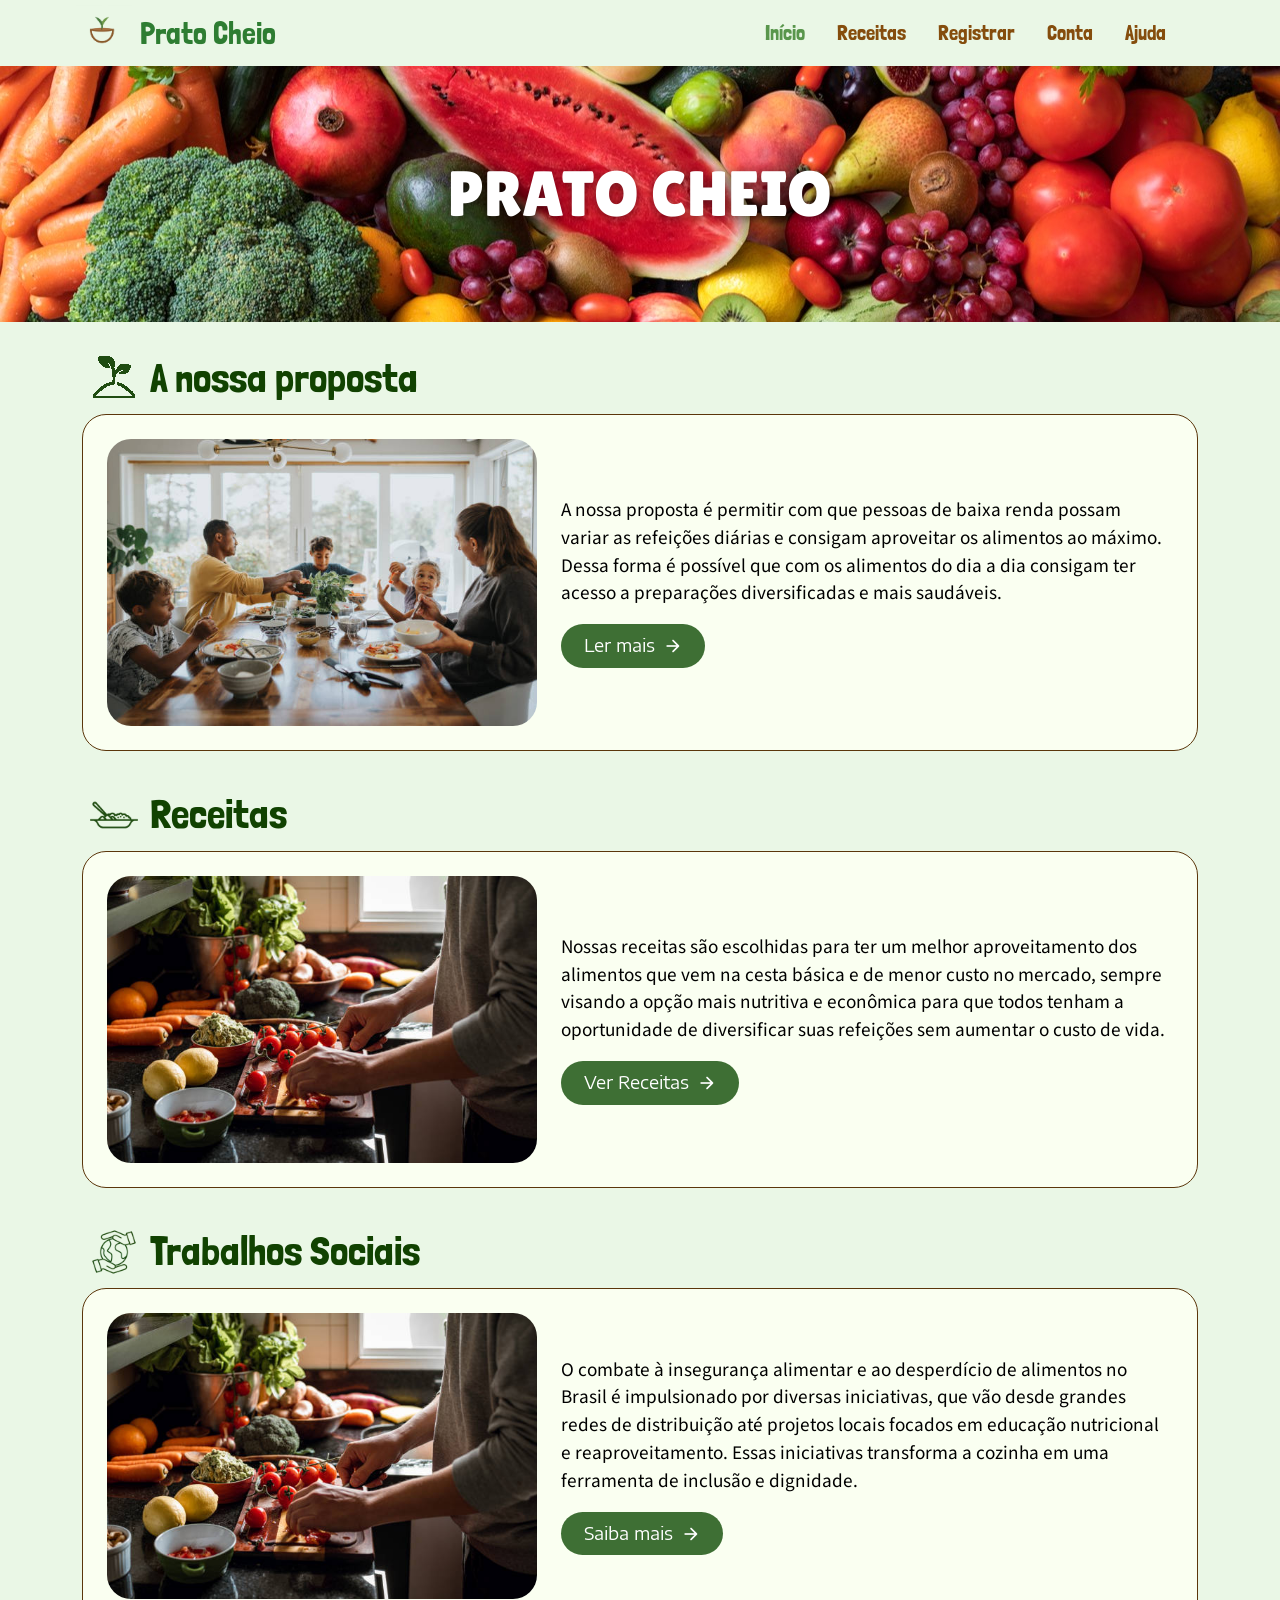
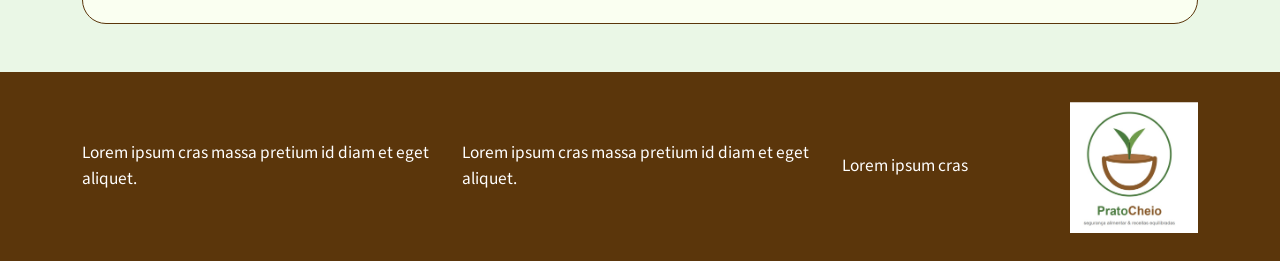
<file: index.html>
<!DOCTYPE html>
<html lang="pt-BR">
<head>
  <meta charset="UTF-8">
  <meta name="viewport" content="width=device-width, initial-scale=1">
  <title>Prato Cheio - Início</title>
  <link rel="icon" href="./Inicio/images/v123_76.png" type="image/png">

  <!-- Bootstrap 5 -->
  <link href="https://cdn.jsdelivr.net/npm/bootstrap@5.3.3/dist/css/bootstrap.min.css" rel="stylesheet">

  <!-- Fontes do projeto -->
  <link href="https://fonts.googleapis.com/css?family=Mada&display=swap" rel="stylesheet">
  <link href="https://fonts.googleapis.com/css?family=Londrina+Solid&display=swap" rel="stylesheet">
  <link href="https://fonts.googleapis.com/css?family=Encode+Sans+Expanded&display=swap" rel="stylesheet">
  <link href="https://fonts.googleapis.com/css?family=Lilita+One&display=swap" rel="stylesheet">
  <link href="https://fonts.googleapis.com/css?family=Material+Icons+Round&display=swap" rel="stylesheet">

  <!-- Estilos do projeto (carregado depois do Bootstrap para poder ajustar as cores e fontes) -->
  <link href="./css/main.css" rel="stylesheet">
</head>
<body>

  <!-- ===================== MENU ===================== -->
  <header>
    <nav class="navbar navbar-expand-xl pc-navbar">
      <div class="container">

        <a class="navbar-brand d-flex align-items-center gap-2" href="../index.html">
          <img src="./images/v123_76.png" alt="" width="64" height="64">
          <span class="pc-brand-text">Prato Cheio</span>
        </a>

        <button class="navbar-toggler" type="button" data-bs-toggle="collapse"
                data-bs-target="#menuPrincipal" aria-controls="menuPrincipal"
                aria-expanded="false" aria-label="Abrir menu">
          <span class="navbar-toggler-icon"></span>
        </button>

        <div class="collapse navbar-collapse" id="menuPrincipal">
          <ul class="navbar-nav ms-xl-auto me-xl-4 mb-3 mb-xl-0 gap-xl-3">
            <li class="nav-item">
              <a class="nav-link active" aria-current="page" href="../index.html">Início</a>
            </li>

            <!-- Receitas com submenu -->
            <li class="nav-item dropdown">
              <a class="nav-link" href="../tempo_preparo/tempo_de_preparo.html">Receitas</a>
            </li>

            <li class="nav-item"><a class="nav-link" href="registrar.html">Registrar</a></li>
            <li class="nav-item"><a class="nav-link" href="conta.html">Conta</a></li>
            <li class="nav-item"><a class="nav-link" href="ajuda.html">Ajuda</a></li>
          </ul>
        </div>

      </div>
    </nav>
  </header>

  <main>

    <!-- ===================== BANNER ===================== -->
    <section class="pc-hero" aria-label="Banner">
      <img src="./images/v123_47.png" alt="Frutas, legumes e verduras variados" class="pc-hero-img">
      <h1 class="pc-hero-title">PRATO CHEIO</h1>
    </section>

    <div class="container pc-sections">

      <!-- ===================== A NOSSA PROPOSTA ===================== -->
      <section class="pc-section" aria-labelledby="titulo-proposta">
        <div class="pc-section-head">
          <img src="./images/v123_84.png" alt="" width="64" height="64">
          <h2 id="titulo-proposta">A nossa proposta</h2>
        </div>

        <article class="pc-card">
          <div class="row g-4 align-items-center">
            <div class="col-md-5">
              <img src="./images/v123_48.png" alt="Família reunida à mesa durante uma refeição"
                   class="pc-card-img" loading="lazy">
            </div>
            <div class="col-md-7">
              <p class="pc-card-text">A nossa proposta é permitir com que pessoas de baixa renda possam variar as refeições diárias e consigam aproveitar os alimentos ao máximo. Dessa forma é possível que com os alimentos do dia a dia consigam ter acesso a preparações diversificadas e mais saudáveis.</p>
              <a href="proposta.html" class="btn pc-btn">
                Ler mais <span class="material-icons-round" aria-hidden="true">arrow_forward</span>
              </a>
            </div>
          </div>
        </article>
      </section>

      <!-- ===================== RECEITAS ===================== -->
      <section class="pc-section" aria-labelledby="titulo-receitas">
        <div class="pc-section-head">
          <img src="./images/v123_83.png" alt="" width="64" height="64">
          <h2 id="titulo-receitas">Receitas</h2>
        </div>

        <article class="pc-card">
          <div class="row g-4 align-items-center">
            <div class="col-md-5">
              <img src="./images/v123_52.png" alt="Pessoa preparando legumes na cozinha"
                   class="pc-card-img" loading="lazy">
            </div>
            <div class="col-md-7">
              <p class="pc-card-text">Nossas receitas são escolhidas para ter um melhor aproveitamento dos alimentos que vem na cesta básica e de menor custo no mercado, sempre visando a opção mais nutritiva e econômica para que todos tenham a oportunidade de diversificar suas refeições sem aumentar o custo de vida.</p>
              <a href="receitas.html" class="btn pc-btn">
                Ver Receitas <span class="material-icons-round" aria-hidden="true">arrow_forward</span>
              </a>
            </div>
          </div>
        </article>
      </section>

      <!-- ===================== TRABALHOS SOCIAIS ===================== -->
      <section class="pc-section" aria-labelledby="titulo-social">
        <div class="pc-section-head">
          <img src="./images/v177_898.png" alt="" width="64" height="64">
          <h2 id="titulo-social">Trabalhos Sociais</h2>
        </div>

        <article class="pc-card">
          <div class="row g-4 align-items-center">
            <div class="col-md-5">
              <img src="./images/v174_888.png" alt="Pessoa preparando legumes na cozinha"
                   class="pc-card-img" loading="lazy">
            </div>
            <div class="col-md-7">
              <p class="pc-card-text">O combate à insegurança alimentar e ao desperdício de alimentos no Brasil é impulsionado por diversas iniciativas, que vão desde grandes redes de distribuição até projetos locais focados em educação nutricional e reaproveitamento. Essas iniciativas transforma a cozinha em uma ferramenta de inclusão e dignidade.</p>
              <a href="trabalhos-sociais.html" class="btn pc-btn">
                Saiba mais <span class="material-icons-round" aria-hidden="true">arrow_forward</span>
              </a>
            </div>
          </div>
        </article>
      </section>

    </div>
  </main>

  <!-- ===================== RODAPÉ ===================== -->
  <footer class="pc-footer">
    <div class="container">
      <div class="row g-4 align-items-center">
        <div class="col-md-4">
          <p class="mb-0">Lorem ipsum cras massa pretium id diam et eget aliquet.</p>
        </div>
        <div class="col-md-4">
          <p class="mb-0">Lorem ipsum cras massa pretium id diam et eget aliquet.</p>
        </div>
        <div class="col-6 col-md-2">
          <p class="mb-0">Lorem ipsum cras</p>
        </div>
        <div class="col-6 col-md-2 text-end">
          <a href="../index.html" aria-label="Prato Cheio - voltar ao início">
            <img src="./images/v123_65.png" alt="Logotipo Prato Cheio: segurança alimentar e receitas equilibradas"
                 class="pc-footer-logo" loading="lazy">
          </a>
        </div>
      </div>
    </div>
  </footer>

  <script src="https://cdn.jsdelivr.net/npm/bootstrap@5.3.3/dist/js/bootstrap.bundle.min.js"></script>
</body>
</html>
</file>
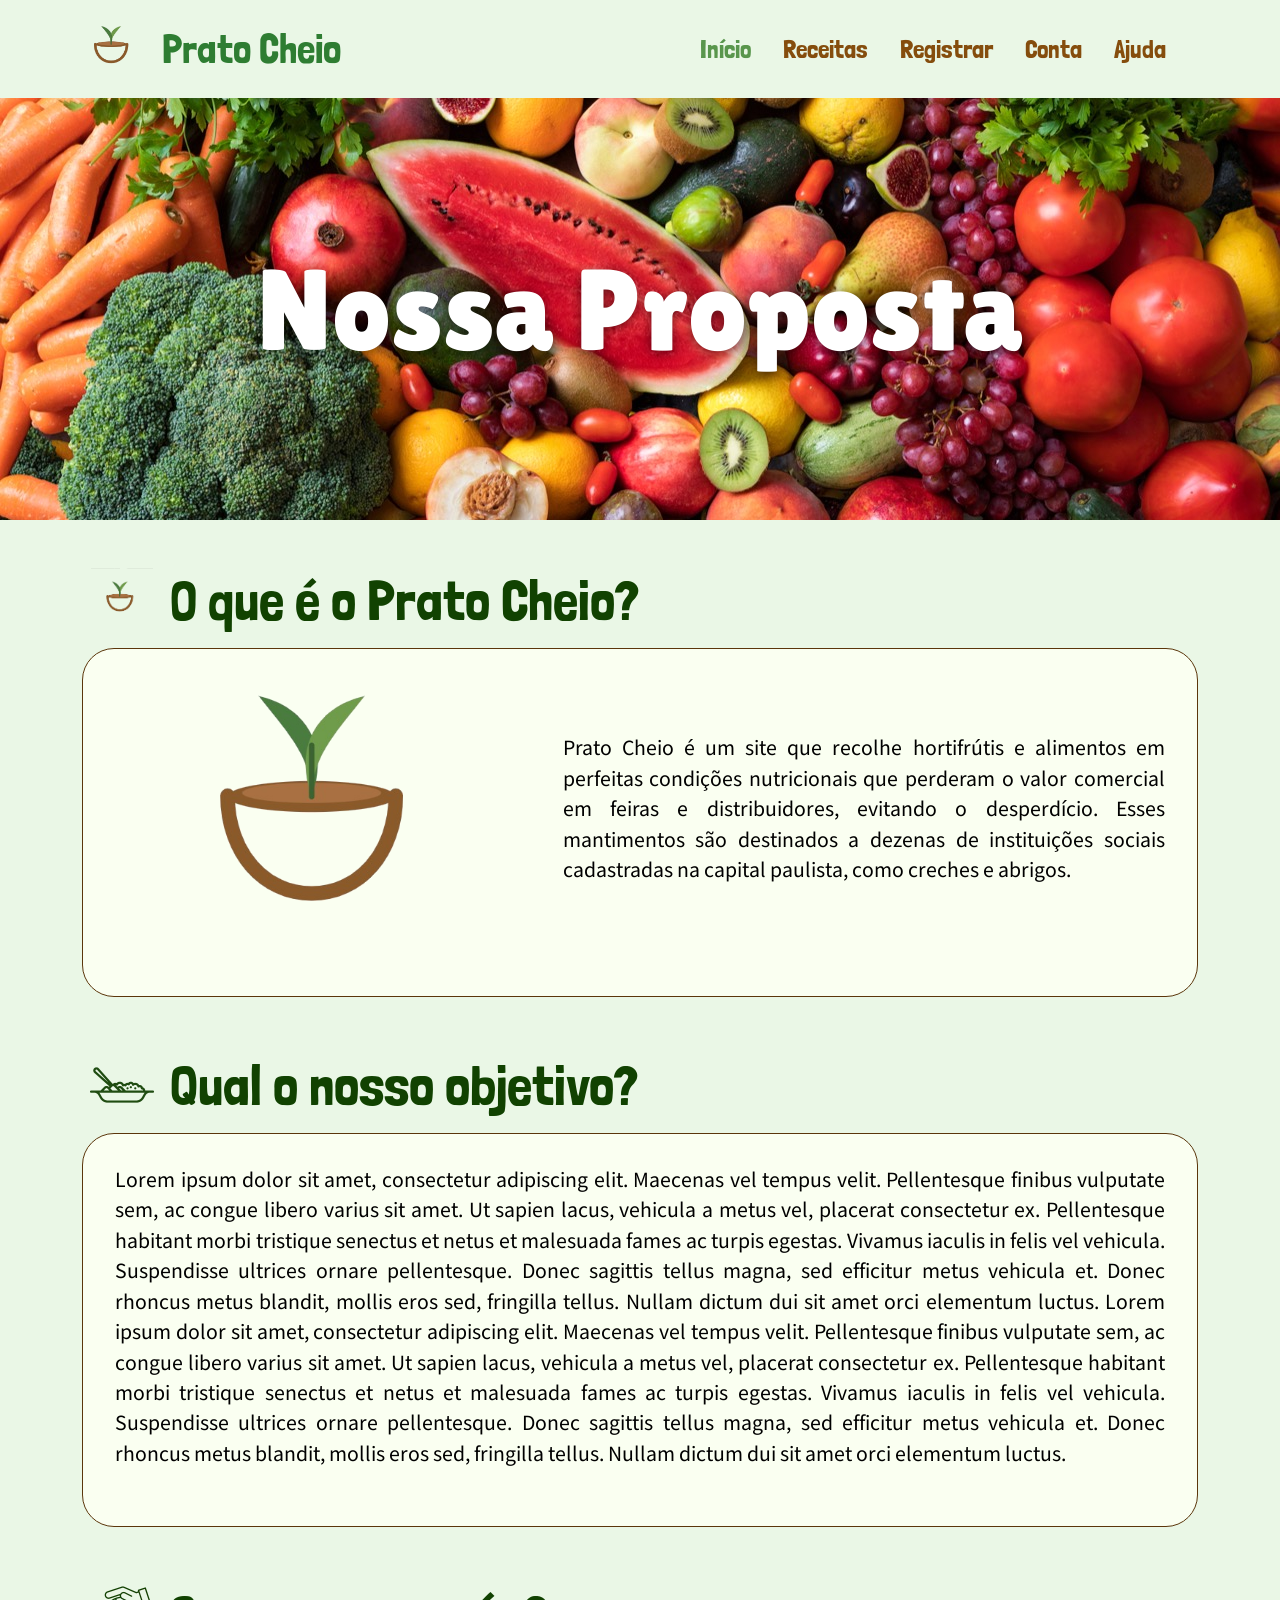
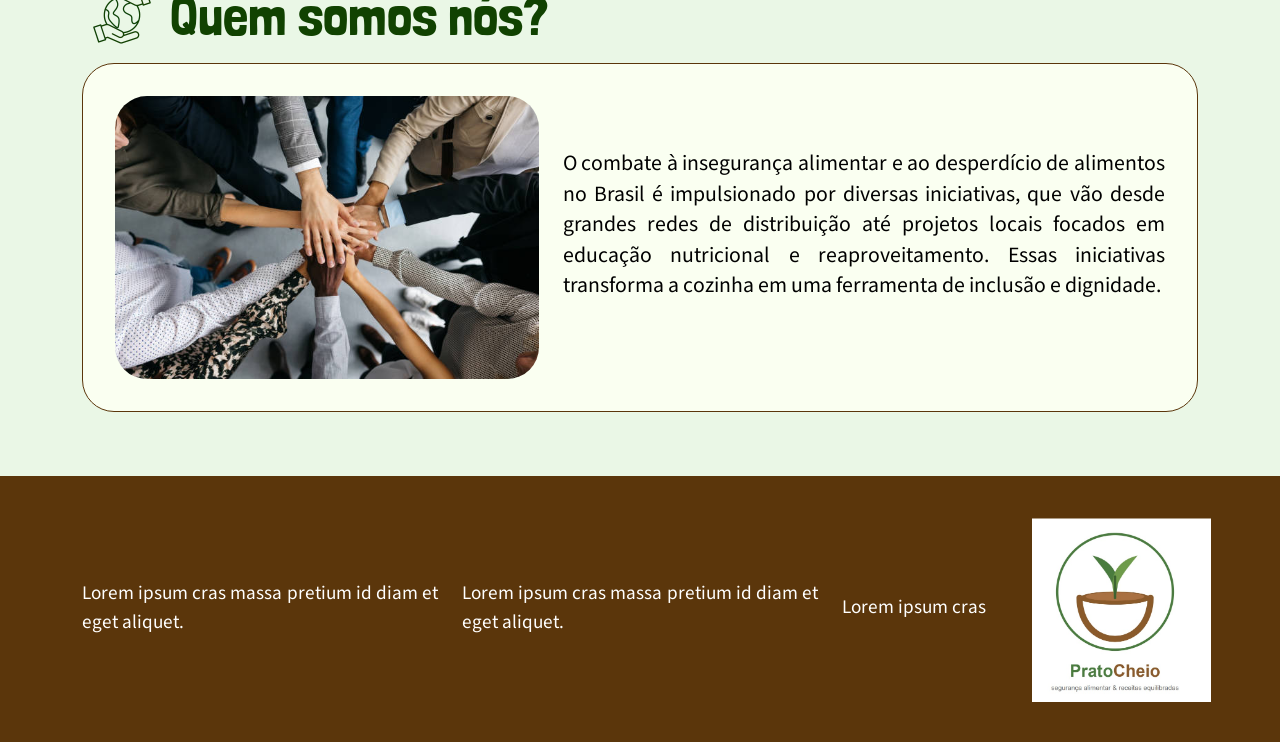
<file: proposta.html>
<!DOCTYPE html>
<html>
    <head>
        <meta charset="UTF-8">
        <meta name="viewport" content="width=devicee-width, initial-scale=1">
        <title>Prato Cheio - Nossas Propostas</title>
        <link rel="icon" href="./images/v123_76" type="image/png">
        <!-- Bootstrap 5 -->
         <link href="https://cdn.jsdelivr.net/npm/bootstrap@5.3.3/dist/css/bootstrap.min.css" rel="stylesheet">
         <!-- Estilos do projeto -->
          <link href="https://fonts.googleapis.com/css?family=Mada&display=swap" rel="stylesheet">
          <link href="https://fonts.googleapis.com/css?family=Londrina+Solid&display=swap" rel="stylesheet">
          <link href="https://fonts.googleapis.com/css?family=Encode+Sans+Expanded&display=swap" rel="stylesheet">
          <link href="https://fonts.googleapis.com/css?family=Lilita+One&display=swap" rel="stylesheet">
          <link href="https://fonts.googleapis.com/css?family=Material+Icons+Round&display=swap" rel="stylesheet">
         <!-- Estilos do projeto (carregado depois do Bootstrap para poder ajustar as cores e fontes) -->
        <link href="./css/propostas.css" rel="stylesheet" />
    </head>
    <body>
        <!-- ====================== MENU =========================== -->
        <header>
    <nav class="navbar navbar-expand-xl pc-navbar">
      <div class="container">

        <a class="navbar-brand d-flex align-items-center gap-2" href="./index.html">
          <img src="./images/v123_76.png" alt="" width="64" height="64">
          <span class="pc-brand-text">Prato Cheio</span>
        </a>

        <button class="navbar-toggler" type="button" data-bs-toggle="collapse"
                data-bs-target="#menuPrincipal" aria-controls="menuPrincipal"
                aria-expanded="false" aria-label="Abrir menu">
          <span class="navbar-toggler-icon"></span>
        </button>

        <div class="collapse navbar-collapse" id="menuPrincipal">
          <ul class="navbar-nav ms-xl-auto me-xl-4 mb-3 mb-xl-0 gap-xl-3">
            <li class="nav-item">
              <a class="nav-link active" aria-current="page" href="../index.html">Início</a>
            </li>

            <!-- Receitas com submenu -->
            <li class="nav-item dropdown">
              <a class="nav-link" href="../tempo_preparo/tempo_de_preparo.html">Receitas</a>
            </li>

            <li class="nav-item"><a class="nav-link" href="registrar.html">Registrar</a></li>
            <li class="nav-item"><a class="nav-link" href="conta.html">Conta</a></li>
            <li class="nav-item"><a class="nav-link" href="ajuda.html">Ajuda</a></li>
          </ul>
        </div>

      </div>
    </nav>
<main>

    <!-- ===================== BANNER ===================== -->
    <section class="pc-hero" aria-label="Banner">
      <img src="./images/v123_47.png" alt="Frutas, legumes e verduras variados" class="pc-hero-img">
      <h1 class="pc-hero-title">Nossa Proposta</h1>
    </section>

    <div class="container pc-sections">

      <!-- ===================== O QUE É O PRATO CHEIO? ===================== -->
      <section class="pc-section" aria-labelledby="titulo-proposta">
        <div class="pc-section-head">
          <img src="./images/v123_76.png" alt="" width="64" height="64">
          <h2 id="titulo-proposta">O que é o Prato Cheio?</h2>
        </div>

        <article class="pc-card">
          <div class="row g-4 align-items-center">
            <div class="col-md-5">
              <img src="./images/v123_76.png" alt="Família reunida à mesa durante uma refeição"
                   class="pc-card-img" loading="lazy">
            </div>
            <div class="col-md-7">
              <p class="pc-card-text">Prato Cheio é um site que recolhe hortifrútis e alimentos em perfeitas condições nutricionais que perderam o valor comercial em feiras e distribuidores, evitando o desperdício. Esses mantimentos são destinados a dezenas de instituições sociais cadastradas na capital paulista, como creches e abrigos.</p>
            </div>
          </div>
        </article>
      </section>

      <!-- ===================== Qual o nosso objetivo? ===================== -->
      <section class="pc-section" aria-labelledby="titulo-receitas">
        <div class="pc-section-head">
          <img src="./images/v123_83.png" alt="" width="64" height="64">
          <h2 id="titulo-receitas">Qual o nosso objetivo?</h2>
        </div>

        <article class="pc-card">
          <div class="row g-4 align-items-center">
            
            <div class="col-md-19">
              <p class="pc-card-text">Lorem ipsum dolor sit amet, consectetur adipiscing elit. Maecenas vel tempus velit. Pellentesque finibus vulputate sem, ac congue libero varius sit amet. Ut sapien lacus, vehicula a metus vel, placerat consectetur ex. Pellentesque habitant morbi tristique senectus et netus et malesuada fames ac turpis egestas. Vivamus iaculis in felis vel vehicula. Suspendisse ultrices ornare pellentesque. Donec sagittis tellus magna, sed efficitur metus vehicula et. Donec rhoncus metus blandit, mollis eros sed, fringilla tellus. Nullam dictum dui sit amet orci elementum luctus. Lorem ipsum dolor sit amet, consectetur adipiscing elit. Maecenas vel tempus velit. Pellentesque finibus vulputate sem, ac congue libero varius sit amet. Ut sapien lacus, vehicula a metus vel, placerat consectetur ex. Pellentesque habitant morbi tristique senectus et netus et malesuada fames ac turpis egestas. Vivamus iaculis in felis vel vehicula. Suspendisse ultrices ornare pellentesque. Donec sagittis tellus magna, sed efficitur metus vehicula et. Donec rhoncus metus blandit, mollis eros sed, fringilla tellus. Nullam dictum dui sit amet orci elementum luctus.</p>
             
            </div>
          </div>
        </article>
      </section>

      <!-- ===================== Quem somos nós? ===================== -->
      <section class="pc-section" aria-labelledby="titulo-social">
        <div class="pc-section-head">
          <img src="./images/v177_898.png" alt="" width="64" height="64">
          <h2 id="titulo-social">Quem somos nós?</h2>
        </div>

        <article class="pc-card">
          <div class="row g-4 align-items-center">
            <div class="col-md-5">
              <img src="./images/v184_2.png" alt="Pessoas fazendo gesto de comemoração"
                   class="pc-card-img" loading="lazy">
            </div>
            <div class="col-md-7">
              <p class="pc-card-text">O combate à insegurança alimentar e ao desperdício de alimentos no Brasil é impulsionado por diversas iniciativas, que vão desde grandes redes de distribuição até projetos locais focados em educação nutricional e reaproveitamento. Essas iniciativas transforma a cozinha em uma ferramenta de inclusão e dignidade.</p>
              
            </div>
          </div>
        </article>
      </section>

    </div>
  </main>

  <!-- ===================== RODAPÉ ===================== -->
  <footer class="pc-footer">
    <div class="container">
      <div class="row g-4 align-items-center">
        <div class="col-md-4">
          <p class="mb-0">Lorem ipsum cras massa pretium id diam et eget aliquet.</p>
        </div>
        <div class="col-md-4">
          <p class="mb-0">Lorem ipsum cras massa pretium id diam et eget aliquet.</p>
        </div>
        <div class="col-6 col-md-2">
          <p class="mb-0">Lorem ipsum cras</p>
        </div>
        <div class="col-6 col-md-2 text-end">
          <a href="../index.html" aria-label="Prato Cheio - voltar ao início">
            <img src="./images/v123_65.png" alt="Logotipo Prato Cheio: segurança alimentar e receitas equilibradas"
                 class="pc-footer-logo" loading="lazy">
          </a>
        </div>
      </div>
    </div>
  </footer>

  <script src="https://cdn.jsdelivr.net/npm/bootstrap@5.3.3/dist/js/bootstrap.bundle.min.js"></script>
</body>
</html>
</file>
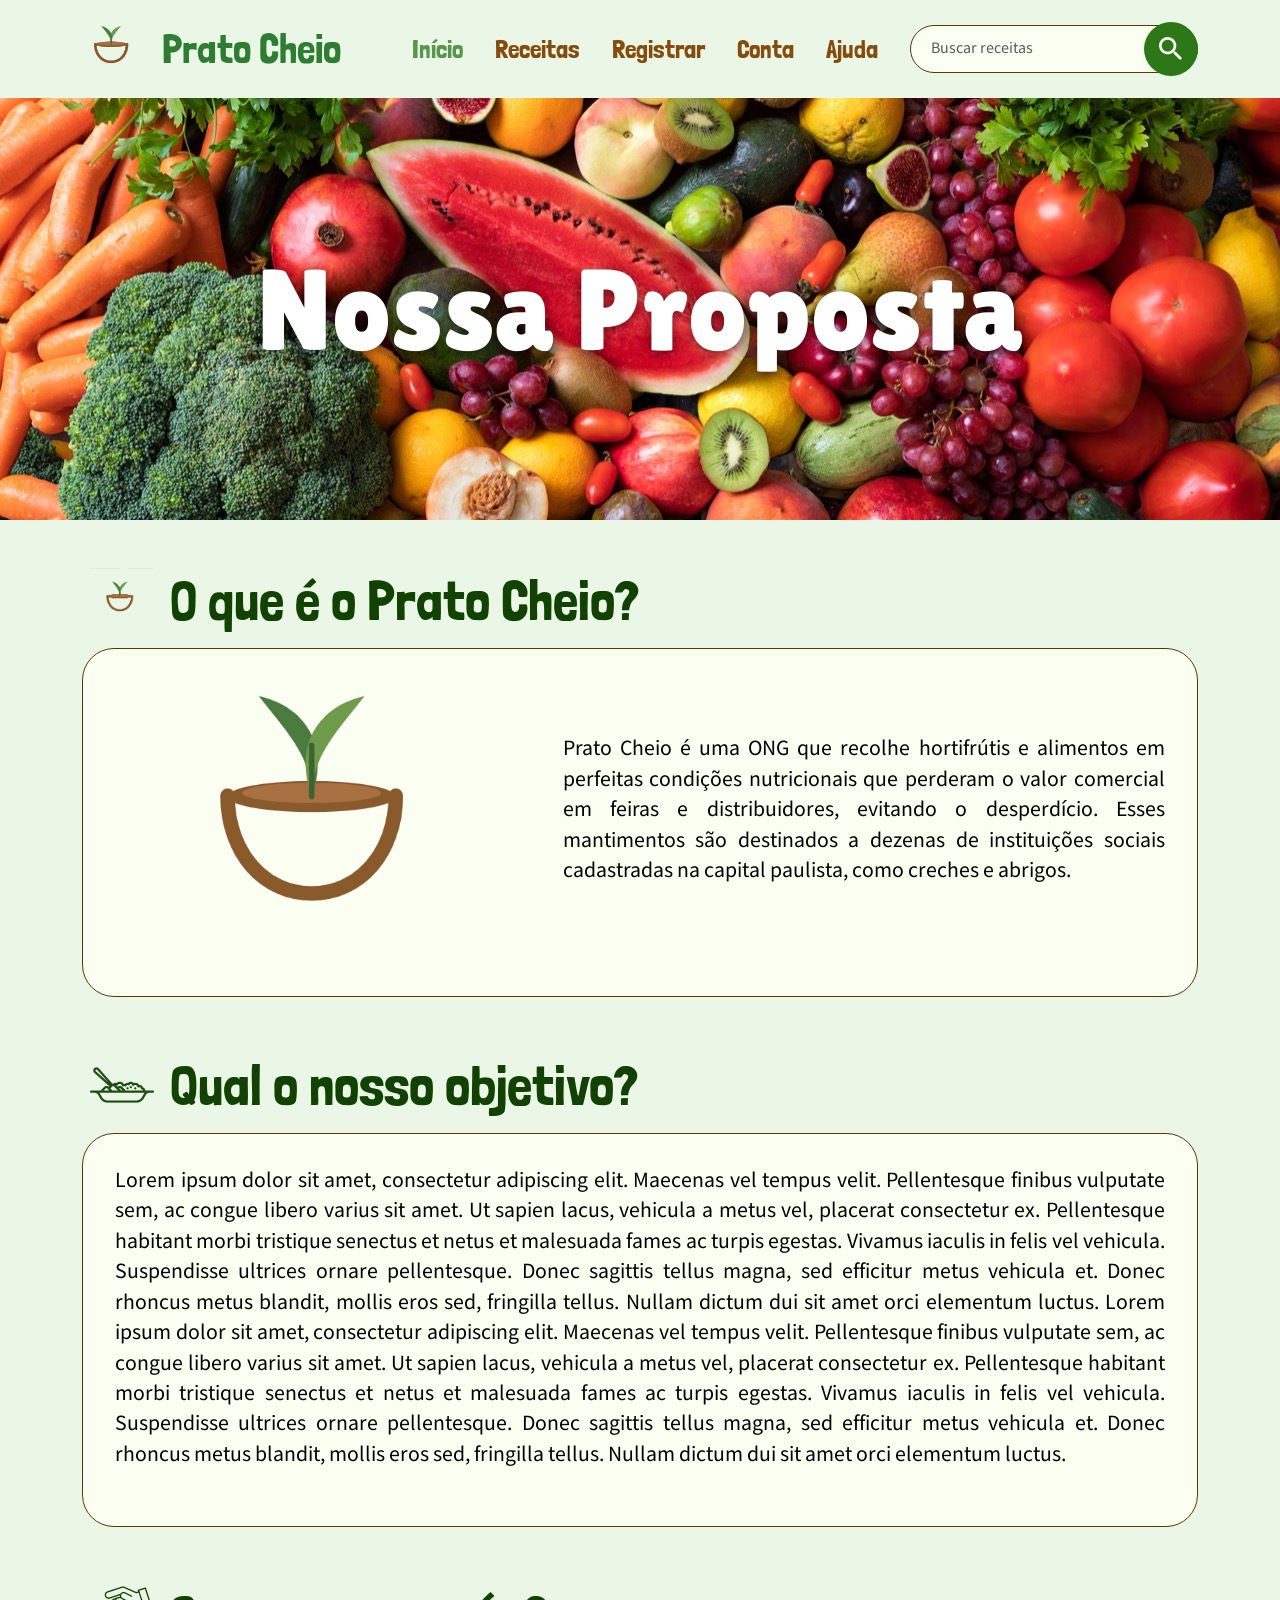
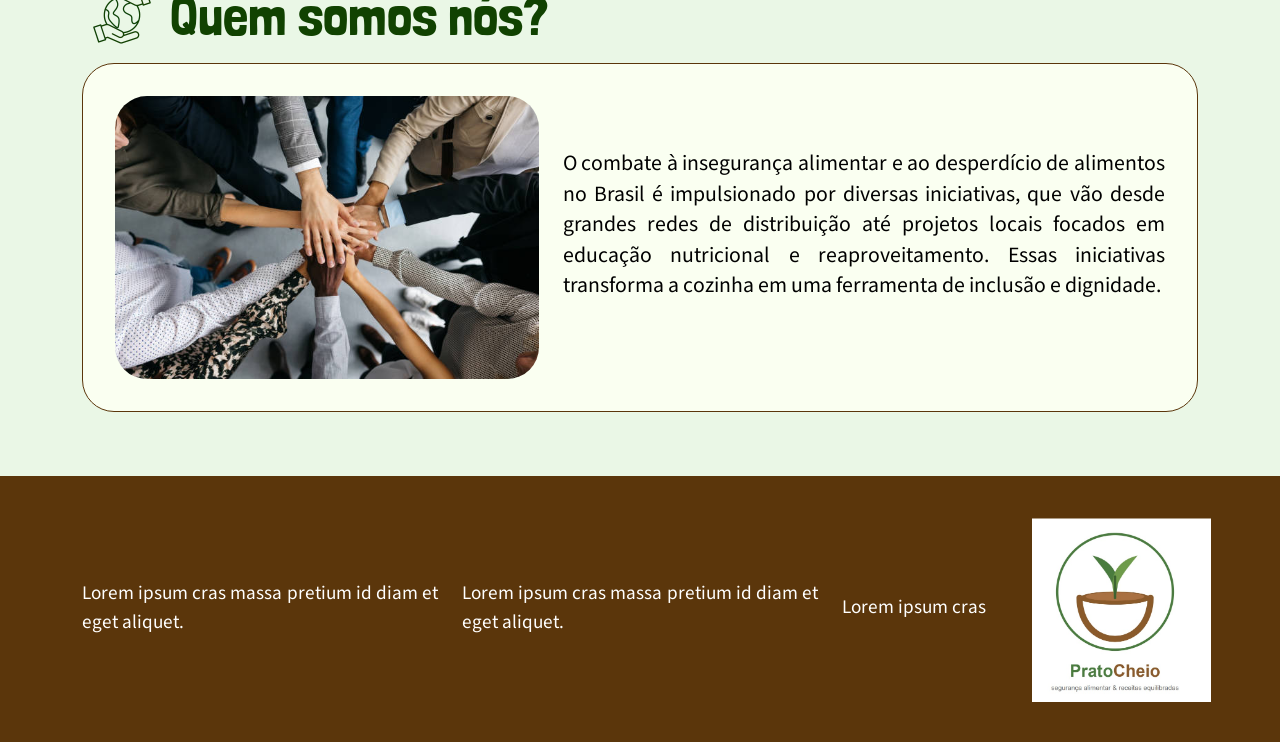
<file: propostas.html>
<!DOCTYPE html>
<html>
    <head>
        <meta charset="UTF-8">
        <meta name="viewport" content="width=devicee-width, initial-scale=1">
        <title>Prato Cheio - Nossas Propostas</title>
        <link rel="icon" href="./images/v123_76" type="image/png">
        <!-- Bootstrap 5 -->
         <link href="https://cdn.jsdelivr.net/npm/bootstrap@5.3.3/dist/css/bootstrap.min.css" rel="stylesheet">
         <!-- Estilos do projeto -->
          <link href="https://fonts.googleapis.com/css?family=Mada&display=swap" rel="stylesheet">
          <link href="https://fonts.googleapis.com/css?family=Londrina+Solid&display=swap" rel="stylesheet">
          <link href="https://fonts.googleapis.com/css?family=Encode+Sans+Expanded&display=swap" rel="stylesheet">
          <link href="https://fonts.googleapis.com/css?family=Lilita+One&display=swap" rel="stylesheet">
          <link href="https://fonts.googleapis.com/css?family=Material+Icons+Round&display=swap" rel="stylesheet">
         <!-- Estilos do projeto (carregado depois do Bootstrap para poder ajustar as cores e fontes) -->
        <link href="./css/propostas.css" rel="stylesheet" />
    </head>
    <body>
        <!-- ====================== MENU =========================== -->
        <header>
    <nav class="navbar navbar-expand-xl pc-navbar">
      <div class="container">

        <a class="navbar-brand d-flex align-items-center gap-2" href="./index.html">
          <img src="./images/v123_76.png" alt="" width="64" height="64">
          <span class="pc-brand-text">Prato Cheio</span>
        </a>

        <button class="navbar-toggler" type="button" data-bs-toggle="collapse"
                data-bs-target="#menuPrincipal" aria-controls="menuPrincipal"
                aria-expanded="false" aria-label="Abrir menu">
          <span class="navbar-toggler-icon"></span>
        </button>

        <div class="collapse navbar-collapse" id="menuPrincipal">
          <ul class="navbar-nav ms-xl-auto me-xl-4 mb-3 mb-xl-0 gap-xl-3">
            <li class="nav-item">
              <a class="nav-link active" aria-current="page" href="../index.html">Início</a>
            </li>

            <!-- Receitas com submenu -->
            <li class="nav-item dropdown">
              <a class="nav-link" href="../tempo_preparo/tempo_de_preparo.html">Receitas</a>
            </li>

            <li class="nav-item"><a class="nav-link" href="registrar.html">Registrar</a></li>
            <li class="nav-item"><a class="nav-link" href="conta.html">Conta</a></li>
            <li class="nav-item"><a class="nav-link" href="ajuda.html">Ajuda</a></li>
          </ul>

          <!-- Busca: envia o termo para a tela de receitas (receitas.html?busca=...) -->
          <form class="pc-search" role="search" action="receitas.html" method="get">
            <input class="form-control" type="search" name="busca"
                   placeholder="Buscar receitas" aria-label="Buscar receitas">
            <button class="pc-search-btn" type="submit" aria-label="Buscar">
              <span class="material-icons-round" aria-hidden="true">search</span>
            </button>
          </form>
        </div>

      </div>
    </nav>
<main>

    <!-- ===================== BANNER ===================== -->
    <section class="pc-hero" aria-label="Banner">
      <img src="./images/v123_47.png" alt="Frutas, legumes e verduras variados" class="pc-hero-img">
      <h1 class="pc-hero-title">Nossa Proposta</h1>
    </section>

    <div class="container pc-sections">

      <!-- ===================== O QUE É O PRATO CHEIO? ===================== -->
      <section class="pc-section" aria-labelledby="titulo-proposta">
        <div class="pc-section-head">
          <img src="./images/v123_76.png" alt="" width="64" height="64">
          <h2 id="titulo-proposta">O que é o Prato Cheio?</h2>
        </div>

        <article class="pc-card">
          <div class="row g-4 align-items-center">
            <div class="col-md-5">
              <img src="./images/v123_76.png" alt="Família reunida à mesa durante uma refeição"
                   class="pc-card-img" loading="lazy">
            </div>
            <div class="col-md-7">
              <p class="pc-card-text">Prato Cheio é uma ONG que recolhe hortifrútis e alimentos em perfeitas condições nutricionais que perderam o valor comercial em feiras e distribuidores, evitando o desperdício. Esses mantimentos são destinados a dezenas de instituições sociais cadastradas na capital paulista, como creches e abrigos.</p>
            </div>
          </div>
        </article>
      </section>

      <!-- ===================== Qual o nosso objetivo? ===================== -->
      <section class="pc-section" aria-labelledby="titulo-receitas">
        <div class="pc-section-head">
          <img src="./images/v123_83.png" alt="" width="64" height="64">
          <h2 id="titulo-receitas">Qual o nosso objetivo?</h2>
        </div>

        <article class="pc-card">
          <div class="row g-4 align-items-center">
            
            <div class="col-md-19">
              <p class="pc-card-text">Lorem ipsum dolor sit amet, consectetur adipiscing elit. Maecenas vel tempus velit. Pellentesque finibus vulputate sem, ac congue libero varius sit amet. Ut sapien lacus, vehicula a metus vel, placerat consectetur ex. Pellentesque habitant morbi tristique senectus et netus et malesuada fames ac turpis egestas. Vivamus iaculis in felis vel vehicula. Suspendisse ultrices ornare pellentesque. Donec sagittis tellus magna, sed efficitur metus vehicula et. Donec rhoncus metus blandit, mollis eros sed, fringilla tellus. Nullam dictum dui sit amet orci elementum luctus. Lorem ipsum dolor sit amet, consectetur adipiscing elit. Maecenas vel tempus velit. Pellentesque finibus vulputate sem, ac congue libero varius sit amet. Ut sapien lacus, vehicula a metus vel, placerat consectetur ex. Pellentesque habitant morbi tristique senectus et netus et malesuada fames ac turpis egestas. Vivamus iaculis in felis vel vehicula. Suspendisse ultrices ornare pellentesque. Donec sagittis tellus magna, sed efficitur metus vehicula et. Donec rhoncus metus blandit, mollis eros sed, fringilla tellus. Nullam dictum dui sit amet orci elementum luctus.</p>
             
            </div>
          </div>
        </article>
      </section>

      <!-- ===================== Quem somos nós? ===================== -->
      <section class="pc-section" aria-labelledby="titulo-social">
        <div class="pc-section-head">
          <img src="./images/v177_898.png" alt="" width="64" height="64">
          <h2 id="titulo-social">Quem somos nós?</h2>
        </div>

        <article class="pc-card">
          <div class="row g-4 align-items-center">
            <div class="col-md-5">
              <img src="./images/v184_2.png" alt="Pessoas fazendo gesto de comemoração"
                   class="pc-card-img" loading="lazy">
            </div>
            <div class="col-md-7">
              <p class="pc-card-text">O combate à insegurança alimentar e ao desperdício de alimentos no Brasil é impulsionado por diversas iniciativas, que vão desde grandes redes de distribuição até projetos locais focados em educação nutricional e reaproveitamento. Essas iniciativas transforma a cozinha em uma ferramenta de inclusão e dignidade.</p>
              
            </div>
          </div>
        </article>
      </section>

    </div>
  </main>

  <!-- ===================== RODAPÉ ===================== -->
  <footer class="pc-footer">
    <div class="container">
      <div class="row g-4 align-items-center">
        <div class="col-md-4">
          <p class="mb-0">Lorem ipsum cras massa pretium id diam et eget aliquet.</p>
        </div>
        <div class="col-md-4">
          <p class="mb-0">Lorem ipsum cras massa pretium id diam et eget aliquet.</p>
        </div>
        <div class="col-6 col-md-2">
          <p class="mb-0">Lorem ipsum cras</p>
        </div>
        <div class="col-6 col-md-2 text-end">
          <a href="../index.html" aria-label="Prato Cheio - voltar ao início">
            <img src="./images/v123_65.png" alt="Logotipo Prato Cheio: segurança alimentar e receitas equilibradas"
                 class="pc-footer-logo" loading="lazy">
          </a>
        </div>
      </div>
    </div>
  </footer>

  <script src="https://cdn.jsdelivr.net/npm/bootstrap@5.3.3/dist/js/bootstrap.bundle.min.js"></script>
</body>
</html>
</file>
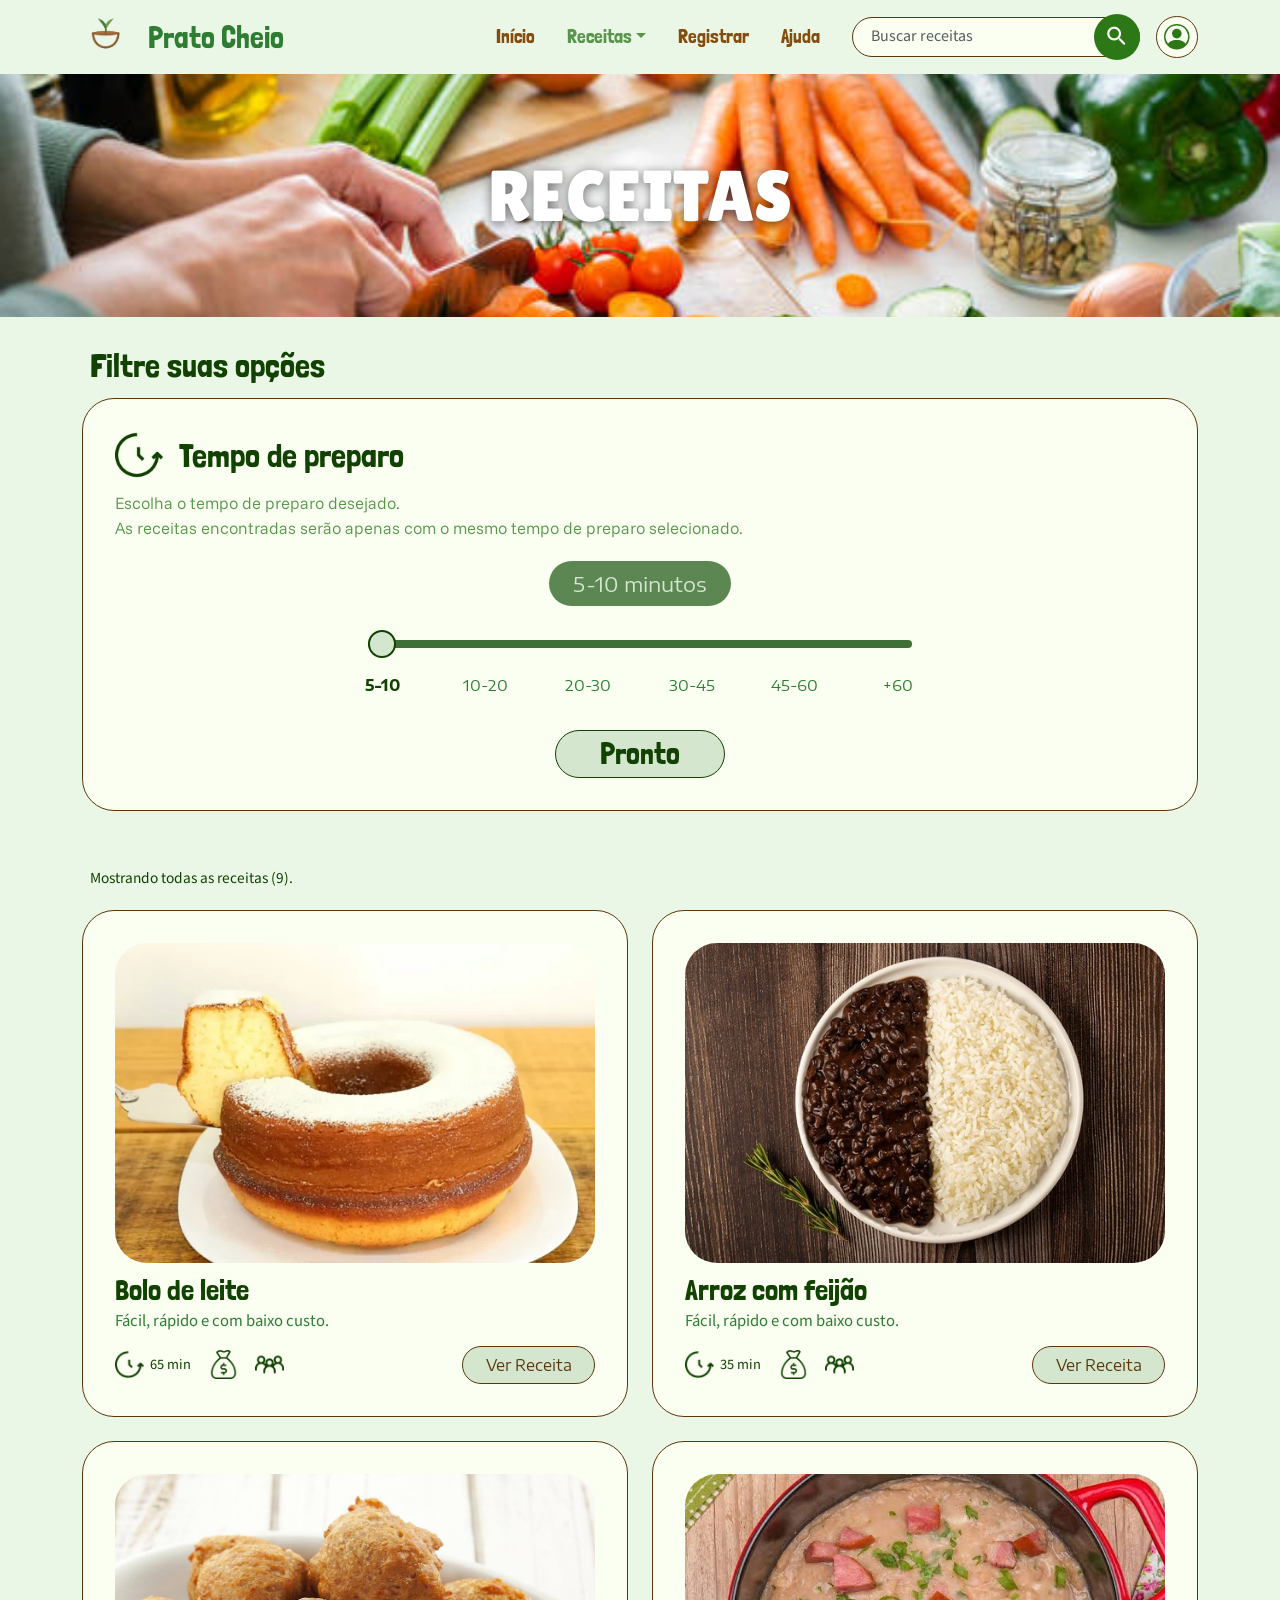
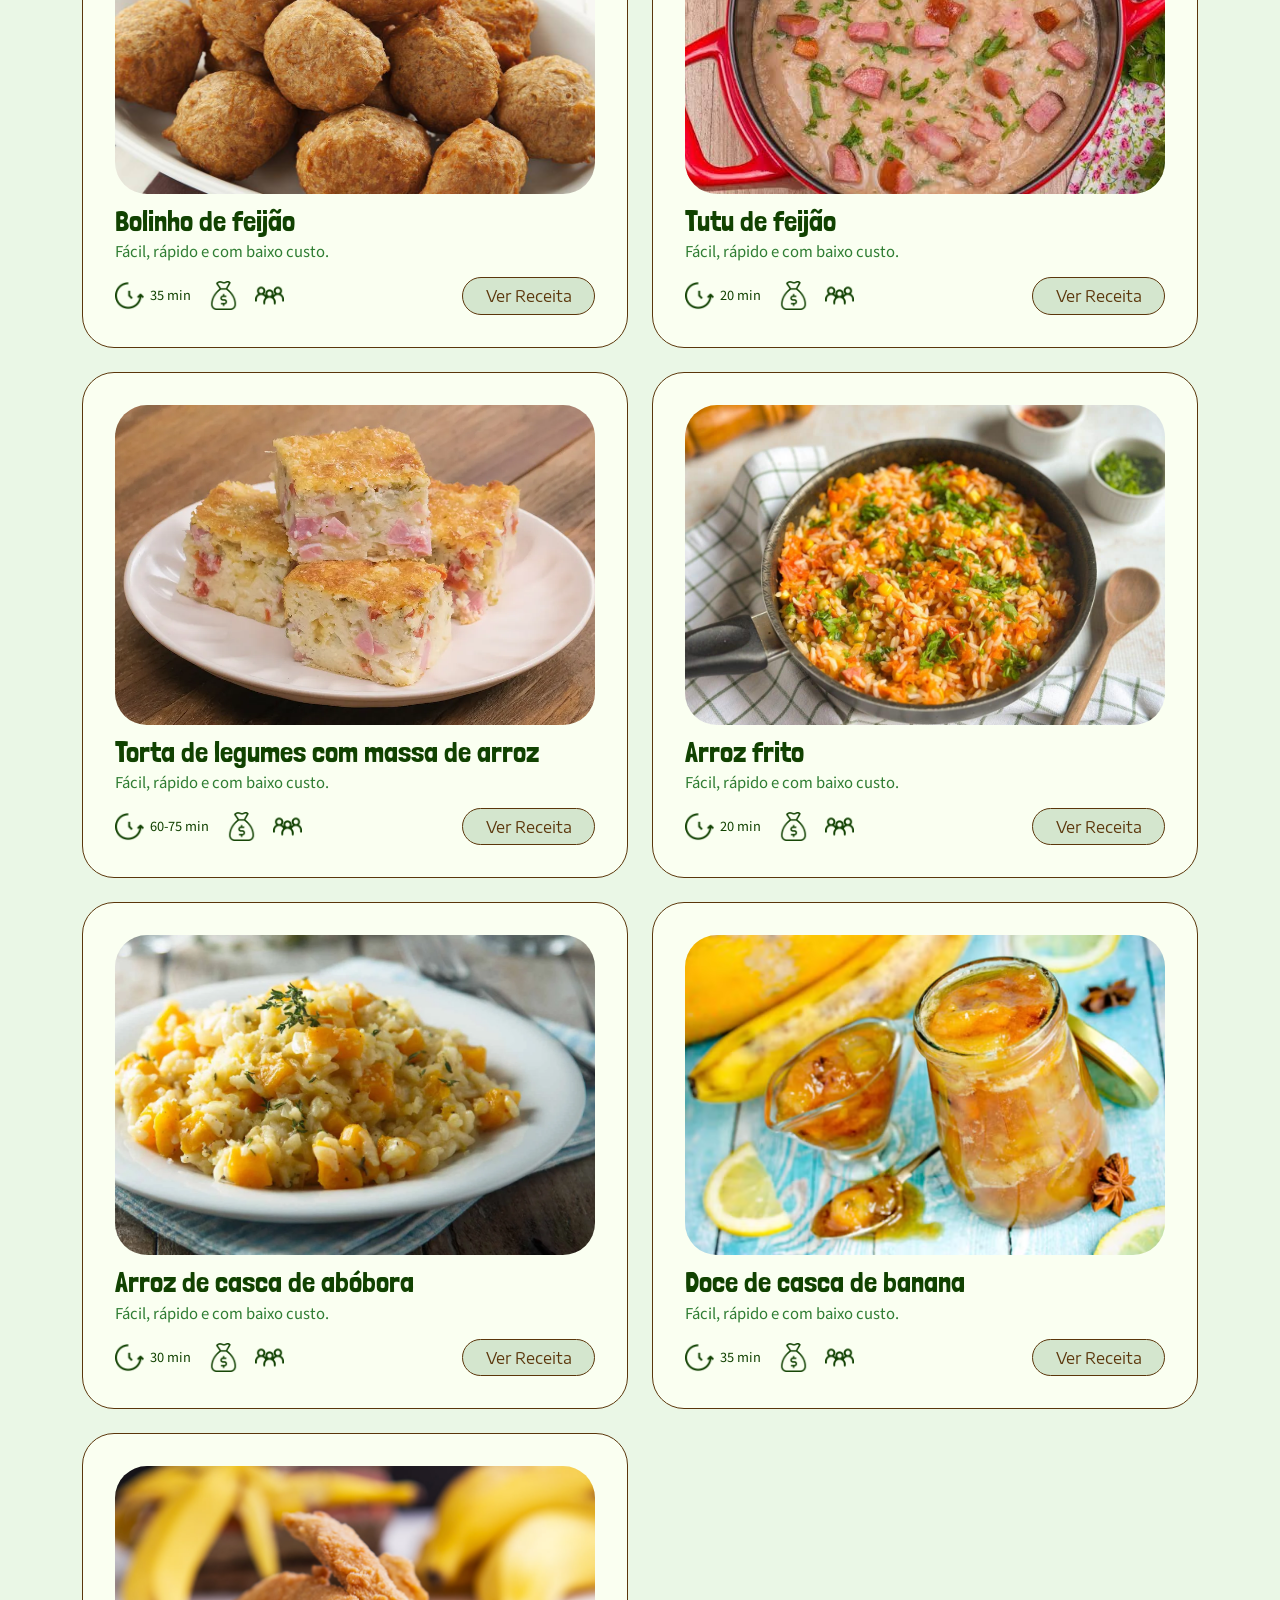
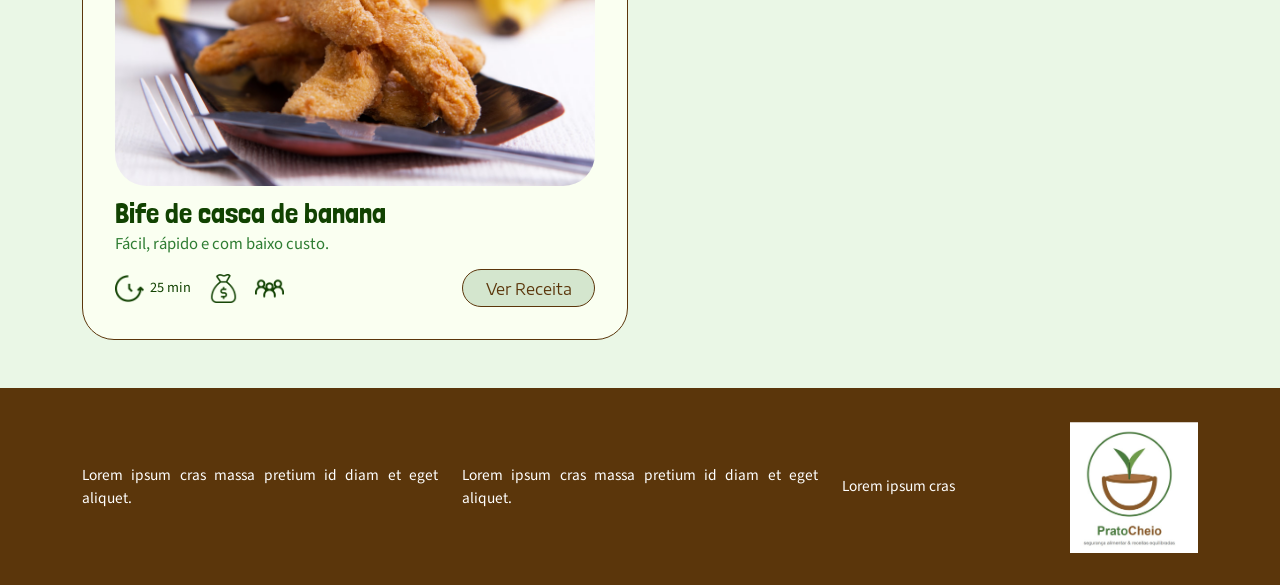
<file: tempo_preparo/tempo_de_preparo.html>
<!DOCTYPE html>
<html lang="pt-BR">
<head>
  <meta charset="UTF-8">
  <meta name="viewport" content="width=device-width, initial-scale=1">
  <title>Prato Cheio - Tempo de preparo</title>
  <link rel="icon" href="./images/v123_374.png" type="image/png">

  <!-- Bootstrap 5 -->
  <link href="https://cdn.jsdelivr.net/npm/bootstrap@5.3.3/dist/css/bootstrap.min.css" rel="stylesheet">

  <!-- Fontes do projeto -->
  <link href="https://fonts.googleapis.com/css?family=Londrina+Solid&display=swap" rel="stylesheet">
  <link href="https://fonts.googleapis.com/css?family=Mada&display=swap" rel="stylesheet">
  <link href="https://fonts.googleapis.com/css?family=Lilita+One&display=swap" rel="stylesheet">
  <link href="https://fonts.googleapis.com/css?family=Encode+Sans+Expanded&display=swap" rel="stylesheet">
  <link href="https://fonts.googleapis.com/css?family=Funnel+Sans&display=swap" rel="stylesheet">
  <link href="https://fonts.googleapis.com/css?family=Material+Icons+Round&display=swap" rel="stylesheet">

  <!-- Estilos do projeto (carregado depois do Bootstrap) -->
  <link href="./css/estilo.css" rel="stylesheet">
</head>
<body>
<!-- ===================== MENU ===================== --><header class="sticky-top pc-header" id="topo"><nav class="navbar navbar-expand-xl pc-navbar">
<div class="container"><a class="navbar-brand d-flex align-items-center gap-2" href="../index.html"> <img src="./images/v123_374.png" alt="" width="64" height="64" /> <span class="pc-brand-text">Prato Cheio</span> </a> <!-- Ícone de login (sempre visível, inclusive no celular) + botão do menu -->
<div class="d-flex align-items-center gap-2 ms-auto ms-xl-3 order-xl-last"><a class="pc-login" href="conta.html" title="Entrar / Minha conta" aria-label="Entrar ou acessar minha conta"> <svg xmlns="http://www.w3.org/2000/svg" viewbox="0 0 16 16" fill="currentColor" aria-hidden="true" focusable="false"> <path d="M11 6a3 3 0 1 1-6 0 3 3 0 0 1 6 0"></path> <path fill-rule="evenodd" d="M0 8a8 8 0 1 1 16 0A8 8 0 0 1 0 8m8-7a7 7 0 0 0-5.468 11.37C3.242 11.226 4.805 10 8 10s4.757 1.225 5.468 2.37A7 7 0 0 0 8 1"></path> </svg> </a> <button class="navbar-toggler" type="button" data-bs-toggle="collapse" data-bs-target="#menuPrincipal" aria-controls="menuPrincipal" aria-expanded="false" aria-label="Abrir menu"> <span class="navbar-toggler-icon"></span> </button></div>
<div class="collapse navbar-collapse" id="menuPrincipal">
<ul class="navbar-nav ms-xl-auto me-xl-4 mb-3 mb-xl-0 gap-xl-3">
<li class="nav-item"><a class="nav-link" href="../index.html">Início</a></li>
<!-- Receitas com submenu (é a seção em que esta tela está) -->
<li class="nav-item dropdown"><a class="nav-link dropdown-toggle active" href="receitas.html" role="button" data-bs-toggle="dropdown" aria-expanded="false">Receitas</a>
<ul class="dropdown-menu pc-dropdown">
<li><a class="dropdown-item" href="criar-receita.html">Criar receita</a></li>
<li><a class="dropdown-item" href="receitas.html">Ver receitas</a></li>
<li><a class="dropdown-item" href="receitas-favoritas.html">Receitas favoritas</a></li>
</ul>
</li>
<li class="nav-item"><a class="nav-link" href="registrar.html">Registrar</a></li>
<!-- "Conta" saiu do menu nesta tela: o acesso é pelo ícone de login -->
<li class="nav-item"><a class="nav-link" href="ajuda.html">Ajuda</a></li>
</ul>
<!-- Busca: envia o termo para receitas.html?busca=... --><form class="pc-search" role="search" action="receitas.html" method="get"><input class="form-control" type="search" name="busca" placeholder="Buscar receitas" aria-label="Buscar receitas" /> <button class="pc-search-btn" type="submit" aria-label="Buscar"> <span class="material-icons-round" aria-hidden="true">search</span> </button></form></div>
</div>
</nav></header><main><!-- ===================== BANNER ===================== -->
<section class="pc-hero" aria-label="Banner"><img src="./images/v123_357.png" alt="Pessoa cortando legumes e vegetais sobre uma tábua" class="pc-hero-img" />
<h1 class="pc-hero-title">RECEITAS</h1>
</section>
<div class="container pc-sections"><!-- ===================== FILTRO: TEMPO DE PREPARO ===================== -->
<section class="pc-section" aria-labelledby="titulo-filtro">
<div class="pc-section-head pc-section-head-sm">
<h2 id="titulo-filtro">Filtre suas opções</h2>
</div>
<div class="pc-card pc-filtro">
<div class="pc-filtro-titulo"><img src="./images/v123_395.png" alt="" width="64" height="64" />
<h3>Tempo de preparo</h3>
</div>
<p class="pc-filtro-desc" id="tempoDesc">Escolha o tempo de preparo desejado.<br />As receitas encontradas serão apenas com o mesmo tempo de preparo selecionado.</p>
<!-- Valor escolhido -->
<div class="text-center mb-4"><span class="pc-tempo-pilula" id="tempoPilula" aria-live="polite">5-10 minutos</span></div>
<!-- Seletor de tempo (as opções vêm da lista FAIXAS, no script lá embaixo) -->
<div class="pc-tempo-seletor"><label for="tempoRange" class="visually-hidden">Tempo de preparo</label> <input type="range" class="form-range pc-range" id="tempoRange" min="0" max="4" step="1" value="0" aria-describedby="tempoDesc" />
<div class="pc-tempo-marcas" aria-hidden="true"><!-- as marcas são criadas pelo script (veja FAIXAS) --></div>
</div>
<div class="text-center mt-4"><button type="button" class="btn pc-pronto" id="btnPronto">Pronto</button></div>
</div>
</section>
<!-- ===================== RESULTADOS ===================== -->
<section class="pc-section" aria-label="Receitas" id="resultados">
<div class="pc-status" role="status" aria-live="polite"><span id="statusFiltro">Mostrando todas as receitas (9).</span> <button type="button" class="pc-limpar d-none" id="btnLimpar">Limpar filtro</button></div>
<!-- Quando nenhuma receita tem o tempo escolhido -->
<div class="pc-vazio d-none" id="semResultados">Ainda não temos receitas com esse tempo de preparo. Tente escolher outro tempo.</div>
<!--
          ==================== TEMPO DE CADA RECEITA ====================
          O tempo (em minutos) fica NA PRIMEIRA LINHA de cada card, no <div class="col-lg-6">:

              data-min="45"  data-max="60"      -> receita de 45 a 60 min

          - Receita MAIOR que 60 min: aumente o data-max.  Ex.: data-min="45" data-max="80"
          - Receita que "passa de 60" e você não sabe o máximo: apague o data-max.  Ex.: data-min="50"
          - Receita com tempo exato (ex.: 30 min): use o mesmo número nos dois.
          O texto "45-60 min" que aparece no card é escrito sozinho a partir desses números
          (não precisa editar o texto). As faixas do seletor ficam no <script> lá embaixo (FAIXAS).
        -->
<div class="row g-4" id="listaReceitas">
<div class="col-lg-6" data-min="65" data-max="65">
<article class="pc-card pc-recipe"><img src="./images/bolo_leite" alt="Foto do prato: Bolo de leite" class="pc-recipe-img" loading="lazy" />
<h3>Bolo de leite</h3>
<p class="pc-recipe-desc">Fácil, rápido e com baixo custo.</p>
<div class="pc-recipe-foot">
<ul class="pc-recipe-meta">
<li title="Tempo de preparo"><img src="./images/v123_394.png" alt="Tempo de preparo" /><span class="pc-tempo-txt">65 min</span></li>
<li title="Baixo custo"><img src="./images/v123_396.png" alt="Baixo custo" /></li>
<li title="Porções"><img src="./images/v123_397.png" alt="Porções" /></li>
</ul>
<a href="../passo/bolo_leite.html" class="btn pc-btn-claro">Ver Receita</a></div>
</article>
</div>
<div class="col-lg-6" data-min="35" data-max="35">
<article class="pc-card pc-recipe"><img src="./images/arroz_feijao" alt="Foto do prato: Arroz com feijão" class="pc-recipe-img" loading="lazy" />
<h3>Arroz com feijão</h3>
<p class="pc-recipe-desc">Fácil, rápido e com baixo custo.</p>
<div class="pc-recipe-foot">
<ul class="pc-recipe-meta">
<li title="Tempo de preparo"><img src="./images/v123_394.png" alt="Tempo de preparo" /><span class="pc-tempo-txt">35 min</span></li>
<li title="Baixo custo"><img src="./images/v123_396.png" alt="Baixo custo" /></li>
<li title="Porções"><img src="./images/v123_397.png" alt="Porções" /></li>
</ul>
<a href="../passo/arroz_feijao.html" class="btn pc-btn-claro">Ver Receita</a></div>
</article>
</div>
<div class="col-lg-6" data-min="35" data-max="35">
<article class="pc-card pc-recipe"><img src="./images/bolinho_feijao" alt="Foto do prato: Bolinho de feijão" class="pc-recipe-img" loading="lazy" />
<h3>Bolinho de feijão</h3>
<p class="pc-recipe-desc">Fácil, rápido e com baixo custo.</p>
<div class="pc-recipe-foot">
<ul class="pc-recipe-meta">
<li title="Tempo de preparo"><img src="./images/v123_394.png" alt="Tempo de preparo" /><span class="pc-tempo-txt">35 min</span></li>
<li title="Baixo custo"><img src="./images/v123_396.png" alt="Baixo custo" /></li>
<li title="Porções"><img src="./images/v123_397.png" alt="Porções" /></li>
</ul>
<a href="../passo/bolinho_feijao.html" class="btn pc-btn-claro">Ver Receita</a></div>
</article>
</div>
<div class="col-lg-6" data-min="20" data-max="20">
<article class="pc-card pc-recipe"><img src="./images/tutu_feijao" alt="Foto do prato: Tutu de feijão" class="pc-recipe-img" loading="lazy" />
<h3>Tutu de feijão</h3>
<p class="pc-recipe-desc">Fácil, rápido e com baixo custo.</p>
<div class="pc-recipe-foot">
<ul class="pc-recipe-meta">
<li title="Tempo de preparo"><img src="./images/v123_394.png" alt="Tempo de preparo" /><span class="pc-tempo-txt">20 min</span></li>
<li title="Baixo custo"><img src="./images/v123_396.png" alt="Baixo custo" /></li>
<li title="Porções"><img src="./images/v123_397.png" alt="Porções" /></li>
</ul>
<a href="../passo/tutu_feijao.html" class="btn pc-btn-claro">Ver Receita</a></div>
</article>
</div>
<div class="col-lg-6" data-min="60" data-max="75">
<article class="pc-card pc-recipe"><img src="./images/torta_sobra_arroz" alt="Foto do prato: Torta de legumes com massa de arroz" class="pc-recipe-img" loading="lazy" />
<h3>Torta de legumes com massa de arroz</h3>
<p class="pc-recipe-desc">Fácil, rápido e com baixo custo.</p>
<div class="pc-recipe-foot">
<ul class="pc-recipe-meta">
<li title="Tempo de preparo"><img src="./images/v123_394.png" alt="Tempo de preparo" /><span class="pc-tempo-txt">75 min</span></li>
<li title="Baixo custo"><img src="./images/v123_396.png" alt="Baixo custo" /></li>
<li title="Porções"><img src="./images/v123_397.png" alt="Porções" /></li>
</ul>
<a href="receita.html?id=ensopado-peixe" class="btn pc-btn-claro">Ver Receita</a></div>
</article>
</div>
<div class="col-lg-6" data-min="20" data-max="20">
<article class="pc-card pc-recipe"><img src="./images/arroz_frito.jpg" alt="Foto do prato: Arroz frito" class="pc-recipe-img" loading="lazy" />
<h3>Arroz frito</h3>
<p class="pc-recipe-desc">Fácil, rápido e com baixo custo.</p>
<div class="pc-recipe-foot">
<ul class="pc-recipe-meta">
<li title="Tempo de preparo"><img src="./images/v123_394.png" alt="Tempo de preparo" /><span class="pc-tempo-txt">20 min</span></li>
<li title="Baixo custo"><img src="./images/v123_396.png" alt="Baixo custo" /></li>
<li title="Porções"><img src="./images/v123_397.png" alt="Porções" /></li>
</ul>
<a href="../passo/arroz_frito.html" class="btn pc-btn-claro">Ver Receita</a></div>
</article>
</div>
<div class="col-lg-6" data-min="30" data-max="30">
<article class="pc-card pc-recipe"><img src="./images/arroz_casca_abobora" alt="Foto do prato: Arroz de casca de abóbora" class="pc-recipe-img" loading="lazy" />
<h3>Arroz de casca de abóbora</h3>
<p class="pc-recipe-desc">Fácil, rápido e com baixo custo.</p>
<div class="pc-recipe-foot">
<ul class="pc-recipe-meta">
<li title="Tempo de preparo"><img src="./images/v123_394.png" alt="Tempo de preparo" /><span class="pc-tempo-txt">30 min</span></li>
<li title="Baixo custo"><img src="./images/v123_396.png" alt="Baixo custo" /></li>
<li title="Porções"><img src="./images/v123_397.png" alt="Porções" /></li>
</ul>
<a href="../passo/arroz_de_casca_de_abobora.html" class="btn pc-btn-claro">Ver Receita</a></div>
</article>
</div>
<div class="col-lg-6" data-min="35" data-max="35">
<article class="pc-card pc-recipe"><img src="./images/doce_casca_banana.avif" alt="Foto do prato: Doce de casca de banana" class="pc-recipe-img" loading="lazy" />
<h3>Doce de casca de banana</h3>
<p class="pc-recipe-desc">Fácil, rápido e com baixo custo.</p>
<div class="pc-recipe-foot">
<ul class="pc-recipe-meta">
<li title="Tempo de preparo"><img src="./images/v123_394.png" alt="Tempo de preparo" /><span class="pc-tempo-txt">35 min</span></li>
<li title="Baixo custo"><img src="./images/v123_396.png" alt="Baixo custo" /></li>
<li title="Porções"><img src="./images/v123_397.png" alt="Porções" /></li>
</ul>
<a href="../passo/doce_de_casca_de_banana.html" class="btn pc-btn-claro">Ver Receita</a></div>
</article>
</div>
<div class="col-lg-6" data-min="25" data-max="25">
<article class="pc-card pc-recipe"><img src="./images/bife_casca_banana" alt="Foto do prato: Bife de casca de banana" class="pc-recipe-img" loading="lazy" />
<h3>Bife de casca de banana</h3>
<p class="pc-recipe-desc">Fácil, rápido e com baixo custo.</p>
<div class="pc-recipe-foot">
<ul class="pc-recipe-meta">
<li title="Tempo de preparo"><img src="./images/v123_394.png" alt="Tempo de preparo" /><span class="pc-tempo-txt">25 min</span></li>
<li title="Baixo custo"><img src="./images/v123_396.png" alt="Baixo custo" /></li>
<li title="Porções"><img src="./images/v123_397.png" alt="Porções" /></li>
</ul>
<a href="../passo/bife_de_casca_de_banana.html" class="btn pc-btn-claro">Ver Receita</a></div>
</article>
</div>
</div>
</section>
</div>
</main><!-- ===================== RODAPÉ ===================== --><footer class="pc-footer">
<div class="container">
<div class="row g-4 align-items-center">
<div class="col-md-4">
<p class="mb-0">Lorem ipsum cras massa pretium id diam et eget aliquet.</p>
</div>
<div class="col-md-4">
<p class="mb-0">Lorem ipsum cras massa pretium id diam et eget aliquet.</p>
</div>
<div class="col-6 col-md-2">
<p class="mb-0">Lorem ipsum cras</p>
</div>
<div class="col-6 col-md-2 text-end"><a href="index.html" aria-label="Prato Cheio - voltar ao início"> <img src="./images/v123_363.png" alt="Logotipo Prato Cheio: segurança alimentar e receitas equilibradas" class="pc-footer-logo" loading="lazy" /> </a></div>
</div>
</div>
</footer>
<script src="https://cdn.jsdelivr.net/npm/bootstrap@5.3.3/dist/js/bootstrap.bundle.min.js"></script>
<!-- ===================== FILTRO POR TEMPO ===================== -->
<script>
(function () {
  /* ==============================================================
     ONDE FICAM OS TEMPOS (em minutos)
     --------------------------------------------------------------
     1) FAIXAS (logo abaixo) = as opções do seletor "Tempo de preparo".
        - "de" e "ate" são os minutos da faixa.
        - A última faixa usa  ate: Infinity  (= "mais de 60 minutos").
        - Para mudar/criar uma faixa, edite só esta lista: o seletor e
          as marcas se montam sozinhos. Ex.: para separar "60 a 90" e
          "mais de 90", troque a última linha por duas:
              { de: 60, ate: 90 },
              { de: 90, ate: Infinity }

     2) O tempo de CADA RECEITA fica no HTML, na primeira linha do card:
              data-min="45"  data-max="60"
        (receita com mais de 60 min: aumente o data-max, ex. data-max="80")

     Regra do filtro: a receita aparece na faixa escolhida quando o tempo
     dela se sobrepõe à faixa. Ex.: receita de 20 a 50 min aparece nas
     faixas 20-30, 30-45 e 45-60. Receita de 20 a 30 NÃO aparece em 30-45.
     ============================================================== */
  var FAIXAS = [
    { de: 5,  ate: 10 },
    { de: 10, ate: 20 },
    { de: 20, ate: 30 },
    { de: 30, ate: 45 },
    { de: 45, ate: 60 },
    { de: 60, ate: Infinity }   // mais de 60 minutos
  ];
  /* ===================== daqui para baixo não precisa mexer ===================== */

  var seletor    = document.querySelector(".pc-tempo-seletor");
  var slider     = document.getElementById("tempoRange");
  var marcasBox  = document.querySelector(".pc-tempo-marcas");
  var pilula     = document.getElementById("tempoPilula");
  var btnPronto  = document.getElementById("btnPronto");
  var btnLimpar  = document.getElementById("btnLimpar");
  var status     = document.getElementById("statusFiltro");
  var vazio      = document.getElementById("semResultados");
  var resultados = document.getElementById("resultados");
  var receitas   = document.querySelectorAll("#listaReceitas > [data-min]");
  var marcas     = [];

  // ---- textos ----
  function rotuloCurto(f) { return f.ate === Infinity ? "+" + f.de : f.de + "-" + f.ate; }
  function rotuloLongo(f) { return f.ate === Infinity ? "mais de " + f.de + " minutos" : f.de + "-" + f.ate + " minutos"; }
  function textoTempo(mn, mx) {
    if (mx === Infinity) return mn + "+ min";
    return mn === mx ? mn + " min" : mn + "-" + mx + " min";
  }

  // ---- lê o tempo de cada receita (data-min / data-max) ----
  var lista = [];
  receitas.forEach(function (el) {
    var mn = parseInt(el.getAttribute("data-min"), 10);
    var bruto = el.getAttribute("data-max");
    var mx = (bruto === null || bruto === "") ? Infinity : parseInt(bruto, 10);
    var nome = (el.querySelector("h3") || {}).textContent || "(sem nome)";
    if (isNaN(mn) || isNaN(mx) || mx < mn) {
      console.warn("Receita \"" + nome + "\": confira data-min / data-max (min=" + mn + ", max=" + bruto + ").");
      lista.push({ el: el, ok: false });
      return;
    }
    var txt = el.querySelector(".pc-tempo-txt");
    if (txt) txt.textContent = textoTempo(mn, mx);          // o texto do card sai dos números
    lista.push({ el: el, ok: true, mn: mn, mx: mx });
  });

  // ---- a receita cabe na faixa? (sobreposição; faixa vai de "de" até "ate", sem incluir "ate") ----
  function cabe(r, f) {
    if (r.mn === r.mx) return r.mn >= f.de && r.mn < f.ate;   // tempo exato
    return r.mn < f.ate && r.mx > f.de;
  }

  // ---- monta o seletor a partir de FAIXAS ----
  slider.min = 0;
  slider.max = FAIXAS.length - 1;
  slider.step = 1;
  seletor.style.setProperty("--pc-passos", FAIXAS.length - 1);
  FAIXAS.forEach(function (f, i) {
    var b = document.createElement("button");
    b.type = "button";
    b.className = "pc-marca";
    b.style.setProperty("--i", i);
    b.setAttribute("data-valor", i);
    b.textContent = rotuloCurto(f);
    b.addEventListener("click", function () { slider.value = i; atualizarSelecao(); });
    marcasBox.appendChild(b);
    marcas.push(b);
  });

  function atualizarSelecao() {
    var f = FAIXAS[slider.value];
    pilula.textContent = rotuloLongo(f);
    slider.setAttribute("aria-valuetext", rotuloLongo(f));
    marcas.forEach(function (m, i) { m.classList.toggle("ativa", i === Number(slider.value)); });
  }

  // ---- mostra só as receitas da faixa (ou todas, se faixa for null) ----
  function filtrar(f) {
    var total = 0;
    lista.forEach(function (r) {
      var mostrar = !f || !r.ok || cabe(r, f);
      r.el.classList.toggle("d-none", !mostrar);
      if (mostrar) total++;
    });
    vazio.classList.toggle("d-none", total !== 0);
    btnLimpar.classList.toggle("d-none", !f);

    if (!f) {
      status.textContent = "Mostrando todas as receitas (" + total + ").";
    } else if (total === 0) {
      status.textContent = "Nenhuma receita de " + rotuloLongo(f) + ".";
    } else {
      status.textContent = "Mostrando " + total + (total === 1 ? " receita" : " receitas") + " de " + rotuloLongo(f) + ".";
    }
  }

  slider.addEventListener("input", atualizarSelecao);
  btnPronto.addEventListener("click", function () {
    filtrar(FAIXAS[slider.value]);
    var reduzir = window.matchMedia("(prefers-reduced-motion: reduce)").matches;
    resultados.scrollIntoView({ behavior: reduzir ? "auto" : "smooth", block: "start" });
  });
  btnLimpar.addEventListener("click", function () { filtrar(null); });

  atualizarSelecao();
  filtrar(null);

  // ---- menu fixo: ganha sombra quando a página é rolada ----
  var topo = document.getElementById("topo");
  function marcarRolagem() { topo.classList.toggle("pc-rolou", window.scrollY > 8); }
  window.addEventListener("scroll", marcarRolagem, { passive: true });
  marcarRolagem();
})();
</script>
</body>
</html>
</file>
<file: css/main.css>
/* =====================================================
   Prato Cheio - Início (versão com tamanhos reduzidos)
   O posicionamento é feito pelo Bootstrap (grid, navbar, dropdown).
   Este arquivo define só as cores, fontes e o acabamento visual.
   ===================================================== */

:root {
  --pc-fundo: #EAF7E6;        /* fundo da página */
  --pc-card-bg: #FAFFF1;      /* fundo dos cards */
  --pc-marrom: #5B360B;       /* bordas dos cards e rodapé */
  --pc-marrom-menu: #854D0D;  /* links do menu */
  --pc-verde-menu: #59964C;   /* link ativo do menu */
  --pc-verde-marca: #2E7D32;  /* nome da marca */
  --pc-verde-titulo: #114201; /* títulos das seções */
  --pc-verde-botao: #3E6F34;  /* botões */
  --pc-raio: 1.5rem;         
  --bs-body-font-family: Mada, system-ui, sans-serif;
  --bs-body-bg: var(--pc-fundo);
}

body {
  background-color: var(--pc-fundo);
  font-family: Mada, system-ui, sans-serif;
  font-size: 1.0625rem;
}

/* ---------- ícones (Material Icons Round) ---------- */
.material-icons-round {
  font-family: "Material Icons Round";
  font-weight: normal;
  font-style: normal;
  font-size: 1.25rem;
  line-height: 1;
  letter-spacing: normal;
  text-transform: none;
  display: inline-block;
  white-space: nowrap;
  word-wrap: normal;
  direction: ltr;
  font-feature-settings: "liga";
  -webkit-font-smoothing: antialiased;
  vertical-align: middle;
}

/* =====================================================
   MENU
   ===================================================== */
.pc-navbar {
  padding-top: 0.5rem;
  padding-bottom: 0.5rem;
}

/* O arquivo do logo tem 1px escuro na primeira linha (resíduo da exportação):
   o clip-path recorta essa linha. O ícone tem margem em volta, então é
   exibido maior e com margem negativa para não aumentar a altura do menu. */
.navbar-brand img {
  width: 3.5rem;
  height: 3.5rem;
  margin: -0.5rem 0 -0.5rem -0.35rem;
  clip-path: inset(1.5% 0 0 0);
}

.pc-brand-text {
  font-family: "Londrina Solid", sans-serif;
  font-size: clamp(1.6rem, 2.4vw, 2.25rem);
  line-height: 1;
  color: var(--pc-verde-marca);
}

.pc-navbar .nav-link {
  font-family: "Londrina Solid", sans-serif;
  font-size: clamp(1.25rem, 1.6vw, 1.6rem);
  color: var(--pc-marrom-menu);
}

.pc-navbar .nav-link:hover,
.pc-navbar .nav-link:focus,
.pc-navbar .nav-link.active,
.pc-navbar .nav-link.show {
  color: var(--pc-verde-menu);
}

.pc-navbar .navbar-toggler {
  border-color: var(--pc-marrom);
}

.pc-navbar .navbar-toggler:focus {
  box-shadow: 0 0 0 0.2rem rgba(62, 111, 52, 0.35);
}

/* ---------- submenu de Receitas ---------- */
.pc-dropdown {
  background-color: var(--pc-card-bg);
  border: 1px solid var(--pc-marrom);
  border-radius: 0.75rem;
  padding: 0.4rem;
  --bs-dropdown-link-hover-bg: #E3F1DD;
  --bs-dropdown-link-active-bg: var(--pc-verde-botao);
}

.pc-dropdown .dropdown-item {
  font-family: "Londrina Solid", sans-serif;
  font-size: 1.3rem;
  color: var(--pc-marrom-menu);
  border-radius: 0.5rem;
  padding: 0.3rem 0.85rem;
}

.pc-dropdown .dropdown-item:hover,
.pc-dropdown .dropdown-item:focus {
  color: var(--pc-verde-marca);
}

/* ---------- busca ---------- */
.pc-search {
  position: relative;
  display: flex;
  align-items: center;
  width: 100%;
}

@media (min-width: 1200px) {
  .pc-search {
    width: 15rem;
  }
}

.pc-search .form-control {
  background-color: var(--pc-card-bg);
  border: 1px solid var(--pc-marrom);
  border-radius: 50rem;
  height: 2.5rem;
  padding-left: 1rem;
  padding-right: 3rem;
}

.pc-search .form-control:focus {
  border-color: var(--pc-verde-busca);
  box-shadow: 0 0 0 0.2rem rgba(45, 120, 22, 0.25);
}

.pc-search-btn {
  position: absolute;
  right: 0;
  width: 2.75rem;
  height: 2.75rem;
  border: 0;
  border-radius: 50%;
  background-color: var(--pc-verde-busca);
  color: #fff;
  display: flex;
  align-items: center;
  justify-content: center;
  overflow: hidden; 
}

.pc-search-btn:hover {
  background-color: #1F5A0F;
}

.pc-search-btn:focus-visible {
  outline: 3px solid var(--pc-verde-marca);
  outline-offset: 2px;
}

.pc-search-btn .material-icons-round {
  font-size: 1.6rem;
}

/* =====================================================
   BANNER
   ===================================================== */
.pc-hero {
  position: relative;
  width: 100%;
  aspect-ratio: 5 / 1;       
  overflow: hidden;
  display: flex;
  align-items: center;
  justify-content: center;
}

.pc-hero-img {
  position: absolute;
  inset: 0;
  width: 100%;
  height: 100%;
  object-fit: cover;
}

.pc-hero-title {
  position: relative;
  margin: 0;
  padding: 0 1rem;
  text-align: center;
  font-family: "Lilita One", sans-serif;
  font-weight: normal;
  font-size: clamp(1.6rem, 5vw, 4.5rem);
  line-height: 1;
  color: #fff;
  text-shadow: 0 2px 12px rgba(0, 0, 0, 0.55);
}

/* =====================================================
   SEÇÕES / CARDS
   ===================================================== */
.pc-sections {
  padding-top: 2rem;
  padding-bottom: 3rem;
}

.pc-section + .pc-section {
  margin-top: 2.5rem;
}

.pc-section-head {
  display: flex;
  align-items: center;
  gap: 0.75rem;
  margin-bottom: 0.75rem;
  padding-left: 0.5rem;
}

.pc-section-head img {
  width: 3rem;
  height: 3rem;
  object-fit: contain;
}

.pc-section-head h2 {
  margin: 0;
  font-family: "Londrina Solid", sans-serif;
  font-weight: normal;
  font-size: clamp(1.8rem, 3.2vw, 2.8rem);
  line-height: 1;
  color: var(--pc-verde-titulo);
}

.pc-card {
  background-color: var(--pc-card-bg);
  border: 1px solid var(--pc-marrom);
  border-radius: var(--pc-raio);
  padding: clamp(0.875rem, 2vw, 1.5rem);
}

.pc-card-img {
  display: block;
  width: 100%;
  height: auto;
  aspect-ratio: 3 / 2;
  object-fit: cover;
  border-radius: var(--pc-raio);
}

.pc-card-text {
  font-size: clamp(1.1rem, 1.5vw, 1.35rem);
  line-height: 1.45;
  color: #000;
  margin-bottom: 1rem;
}

/* ---------- botão ---------- */
.pc-btn {
  display: inline-flex;
  align-items: center;
  gap: 0.5rem;
  background-color: var(--pc-verde-botao);
  color: #fff;
  font-family: "Encode Sans Expanded", sans-serif;
  font-size: clamp(1.05rem, 1.35vw, 1.3rem);
  border: 0;
  border-radius: 50rem;
  padding: 0.55rem 1.4rem;
}

.pc-btn:hover,
.pc-btn:focus {
  background-color: #2D5226;
  color: #fff;
}

.pc-btn:focus-visible {
  box-shadow: 0 0 0 0.25rem rgba(62, 111, 52, 0.4);
}

/* =====================================================
   RODAPÉ
   ===================================================== */
.pc-footer {
  background-color: var(--pc-marrom);
  color: #fff;
  padding: 1.75rem 0;
  font-size: clamp(1rem, 1.35vw, 1.2rem);
}

.pc-footer-logo {
  width: clamp(90px, 10vw, 130px);
  height: auto;
  clip-path: inset(1.5% 0 0 0); 
}
</file>
<file: css/propostas.css>
/* =====================================================
   Prato Cheio - Início
   O posicionamento é feito pelo Bootstrap (grid, navbar, dropdown).
   Este arquivo define só as cores, fontes e o acabamento visual.
   ===================================================== */

:root {
  --pc-fundo: #EAF7E6;        /* fundo da página */
  --pc-card-bg: #FAFFF1;      /* fundo dos cards */
  --pc-marrom: #5B360B;       /* bordas dos cards e rodapé */
  --pc-marrom-menu: #854D0D;  /* links do menu */
  --pc-verde-menu: #59964C;   /* link ativo do menu */
  --pc-verde-marca: #2E7D32;  /* nome da marca */
  --pc-verde-titulo: #114201; /* títulos das seções */
  --pc-verde-botao: #3E6F34;  /* botões */
  --pc-verde-busca: #2D7816;  /* botão da busca */

  --pc-raio: 2rem;

  --bs-body-font-family: Mada, system-ui, sans-serif;
  --bs-body-bg: var(--pc-fundo);
}

body {
  background-color: var(--pc-fundo);
  font-family: Mada, system-ui, sans-serif;
  font-size: 1rem;
}

/* ---------- ícones (Material Icons Round) ---------- */
.material-icons-round {
  font-family: "Material Icons Round";
  font-weight: normal;
  font-style: normal;
  font-size: 1.5rem;
  line-height: 1;
  letter-spacing: normal;
  text-transform: none;
  display: inline-block;
  white-space: nowrap;
  word-wrap: normal;
  direction: ltr;
  font-feature-settings: "liga";
  -webkit-font-smoothing: antialiased;
  vertical-align: middle;
}

/* =====================================================
   MENU
   ===================================================== */
.pc-navbar {
  padding-top: 1rem;
  padding-bottom: 1rem;
}

.navbar-brand img {
  width: 5rem;
  height: 5rem;
  margin: -0.75rem 0 -0.75rem -0.5rem;
  clip-path: inset(1.5% 0 0 0);
}

.pc-brand-text {
  font-family: "Londrina Solid", sans-serif;
  font-size: clamp(2rem, 3.2vw, 3rem);
  line-height: 1;
  color: var(--pc-verde-marca);
}

.pc-navbar .nav-link {
  font-family: "Londrina Solid", sans-serif;
  font-size: clamp(1.4rem, 2vw, 2rem);
  color: var(--pc-marrom-menu);
}

.pc-navbar .nav-link:hover,
.pc-navbar .nav-link:focus,
.pc-navbar .nav-link.active,
.pc-navbar .nav-link.show {
  color: var(--pc-verde-menu);
}


.pc-navbar .navbar-toggler {
  border-color: var(--pc-marrom);
}

.pc-navbar .navbar-toggler:focus {
  box-shadow: 0 0 0 0.2rem rgba(62, 111, 52, 0.35);
}

/* ---------- submenu de Receitas ---------- */
.pc-dropdown {
  background-color: var(--pc-card-bg);
  border: 1px solid var(--pc-marrom);
  border-radius: 1rem;
  padding: 0.5rem;
  --bs-dropdown-link-hover-bg: #E3F1DD;
  --bs-dropdown-link-active-bg: var(--pc-verde-botao);
}

.pc-dropdown .dropdown-item {
  font-family: "Londrina Solid", sans-serif;
  font-size: 1.5rem;
  color: var(--pc-marrom-menu);
  border-radius: 0.6rem;
  padding: 0.35rem 1rem;
}

.pc-dropdown .dropdown-item:hover,
.pc-dropdown .dropdown-item:focus {
  color: var(--pc-verde-marca);
}

/* ---------- busca ---------- */
.pc-search {
  position: relative;
  display: flex;
  align-items: center;
  width: 100%;
}

@media (min-width: 1200px) {
  .pc-search {
    width: 18rem;
  }
}

.pc-search .form-control {
  background-color: var(--pc-card-bg);
  border: 1px solid var(--pc-marrom);
  border-radius: 50rem;
  height: 3rem;
  padding-left: 1.25rem;
  padding-right: 3.5rem;
}

.pc-search .form-control:focus {
  border-color: var(--pc-verde-busca);
  box-shadow: 0 0 0 0.2rem rgba(45, 120, 22, 0.25);
}

.pc-search-btn {
  position: absolute;
  right: 0;
  width: 3.4rem;
  height: 3.4rem;
  border: 0;
  border-radius: 50%;
  background-color: var(--pc-verde-busca);
  color: #fff;
  display: flex;
  align-items: center;
  justify-content: center;
  overflow: hidden; 
}

.pc-search-btn:hover {
  background-color: #1F5A0F;
}

.pc-search-btn:focus-visible {
  outline: 3px solid var(--pc-verde-marca);
  outline-offset: 2px;
}

.pc-search-btn .material-icons-round {
  font-size: 2rem;
}

/* =====================================================
   BANNER
   ===================================================== */
.pc-hero {
  position: relative;
  height: clamp(220px, 33vw, 478px);
  overflow: hidden;
  display: flex;
  align-items: center;
  justify-content: center;
}

.pc-hero-img {
  position: absolute;
  inset: 0;
  width: 100%;
  height: 100%;
  object-fit: cover;
}

.pc-hero-title {
  position: relative;
  margin: 0;
  padding: 0 1rem;
  text-align: center;
  font-family: "Lilita One", sans-serif;
  font-weight: normal;
  font-size: clamp(2.8rem, 9vw, 8rem);
  line-height: 1;
  color: #fff;
  text-shadow: 0 2px 12px rgba(0, 0, 0, 0.55);
}

/* =====================================================
   SEÇÕES / CARDS
   ===================================================== */
.pc-sections {
  padding-top: 3rem;
  padding-bottom: 4rem;
}

.pc-section + .pc-section {
  margin-top: 3.5rem;
}

.pc-section-head {
  display: flex;
  align-items: center;
  gap: 1rem;
  margin-bottom: 1rem;
  padding-left: 0.5rem;
}

.pc-section-head img {
  width: 4rem;
  height: 4rem;
  object-fit: contain;
}

.pc-section-head h2 {
  margin: 0;
  font-family: "Londrina Solid", sans-serif;
  font-weight: normal;
  font-size: clamp(2.2rem, 4.4vw, 4rem);
  line-height: 1;
  color: var(--pc-verde-titulo);
}

.pc-card {
  background-color: var(--pc-card-bg);
  border: 1px solid var(--pc-marrom);
  border-radius: var(--pc-raio);
  padding: clamp(1rem, 2.5vw, 2rem);
}

.pc-card-img {
  display: block;
  width: 100%;
  height: auto;
  aspect-ratio: 3 / 2;
  object-fit: cover;
  border-radius: var(--pc-raio);
}

.pc-card-text {
  font-size: clamp(1.05rem, 1.7vw, 1.6rem);
  line-height: 1.4;
  color: #000;
  margin-bottom: 1.5rem;
}

/* ---------- botão ---------- */
.pc-btn {
  display: inline-flex;
  align-items: center;
  gap: 0.75rem;
  background-color: var(--pc-verde-botao);
  color: #fff;
  font-family: "Encode Sans Expanded", sans-serif;
  font-size: clamp(1rem, 1.6vw, 1.5rem);
  border: 0;
  border-radius: 50rem;
  padding: 0.7rem 1.75rem;
}

.pc-btn:hover,
.pc-btn:focus {
  background-color: #2D5226;
  color: #fff;
}

.pc-btn:focus-visible {
  box-shadow: 0 0 0 0.25rem rgba(62, 111, 52, 0.4);
}

/* =====================================================
   RODAPÉ
   ===================================================== */
.pc-footer {
  background-color: var(--pc-marrom);
  color: #fff;
  padding: 2.5rem 0;
  font-size: clamp(1rem, 1.5vw, 1.4rem);
}

.pc-footer-logo {
  width: clamp(110px, 14vw, 180px);
  height: auto;
  clip-path: inset(1.5% 0 0 0); 
}

p {
   text-align: justify;
}
</file>
<file: tempo_preparo/css/estilo.css>
/* =====================================================
   Prato Cheio - Início
   O posicionamento é feito pelo Bootstrap (grid, navbar, dropdown).
   Este arquivo define só as cores, fontes e o acabamento visual.
   ===================================================== */

:root {
  --pc-fundo: #EAF7E6;        /* fundo da página */
  --pc-card-bg: #FAFFF1;      /* fundo dos cards */
  --pc-marrom: #5B360B;       /* bordas dos cards e rodapé */
  --pc-marrom-menu: #854D0D;  /* links do menu */
  --pc-verde-menu: #59964C;   /* link ativo do menu */
  --pc-verde-marca: #2E7D32;  /* nome da marca */
  --pc-verde-titulo: #114201; /* títulos das seções */
  --pc-verde-botao: #3E6F34;  /* botões */
  --pc-verde-busca: #2D7816;  /* botão da busca */

  --pc-raio: 2rem;

  --bs-body-font-family: Mada, system-ui, sans-serif;
  --bs-body-bg: var(--pc-fundo);
}

body {
  background-color: var(--pc-fundo);
  font-family: Mada, system-ui, sans-serif;
  font-size: 1rem;
}

/* ---------- ícones (Material Icons Round) ---------- */
.material-icons-round {
  font-family: "Material Icons Round";
  font-weight: normal;
  font-style: normal;
  font-size: 1.5rem;
  line-height: 1;
  letter-spacing: normal;
  text-transform: none;
  display: inline-block;
  white-space: nowrap;
  word-wrap: normal;
  direction: ltr;
  font-feature-settings: "liga";
  -webkit-font-smoothing: antialiased;
  vertical-align: middle;
}

/* =====================================================
   MENU
   ===================================================== */
.pc-navbar {
  padding-top: 0.5rem;
  padding-bottom: 0.5rem;
}

/* O arquivo do logo tem 1px escuro na primeira linha (resíduo da exportação):
   o clip-path recorta essa linha. O ícone tem margem em volta, então é
   exibido maior e com margem negativa para não aumentar a altura do menu. */
.navbar-brand img {
  width: 4rem;
  height: 4rem;
  margin: -0.5rem 0 -0.5rem -0.4rem;
  clip-path: inset(1.5% 0 0 0);
}

.pc-brand-text {
  font-family: "Londrina Solid", sans-serif;
  font-size: clamp(1.7rem, 2.4vw, 2.3rem);
  line-height: 1;
  color: var(--pc-verde-marca);
}

.pc-navbar .nav-link {
  font-family: "Londrina Solid", sans-serif;
  font-size: clamp(1.2rem, 1.5vw, 1.5rem);
  color: var(--pc-marrom-menu);
}

.pc-navbar .nav-link:hover,
.pc-navbar .nav-link:focus,
.pc-navbar .nav-link.active,
.pc-navbar .nav-link.show {
  color: var(--pc-verde-menu);
}

.pc-navbar .navbar-toggler {
  border-color: var(--pc-marrom);
}

.pc-navbar .navbar-toggler:focus {
  box-shadow: 0 0 0 0.2rem rgba(62, 111, 52, 0.35);
}

.pc-header {
  background-color: var(--pc-fundo);
}

/* ---------- busca ---------- */
.pc-search {
  position: relative;
  display: flex;
  align-items: center;
  width: 100%;
}

@media (min-width: 1200px) {
  .pc-search {
    width: 18rem;
  }
}

.pc-search .form-control {
  background-color: var(--pc-card-bg);
  border: 1px solid var(--pc-marrom);
  border-radius: 50rem;
  height: 2.5rem;
  padding-left: 1.1rem;
  padding-right: 3rem;
}

.pc-search .form-control:focus {
  border-color: var(--pc-verde-busca);
  box-shadow: 0 0 0 0.2rem rgba(45, 120, 22, 0.25);
}

.pc-search-btn {
  position: absolute;
  right: 0;
  width: 2.9rem;
  height: 2.9rem;
  border: 0;
  border-radius: 50%;
  background-color: var(--pc-verde-busca);
  color: #fff;
  display: flex;
  align-items: center;
  justify-content: center;
  overflow: hidden; /* se a fonte de ícones não carregar, o texto não vaza do círculo */
}

.pc-search-btn:hover {
  background-color: #1F5A0F;
}

.pc-search-btn:focus-visible {
  outline: 3px solid var(--pc-verde-marca);
  outline-offset: 2px;
}

.pc-search-btn .material-icons-round {
  font-size: 1.6rem;
}

/* =====================================================
   BANNER
   ===================================================== */
.pc-hero {
  position: relative;
  height: clamp(150px, 19vw, 280px);
  overflow: hidden;
  display: flex;
  align-items: center;
  justify-content: center;
}

.pc-hero-img {
  position: absolute;
  inset: 0;
  width: 100%;
  height: 100%;
  object-fit: cover;
}

.pc-hero-title {
  position: relative;
  margin: 0;
  padding: 0 1rem;
  text-align: center;
  font-family: "Lilita One", sans-serif;
  font-weight: normal;
  font-size: clamp(2.2rem, 6vw, 4.5rem);
  line-height: 1;
  color: #fff;
  text-shadow: 0 2px 12px rgba(0, 0, 0, 0.55);
}

/* =====================================================
   SEÇÕES / CARDS
   ===================================================== */
.pc-sections {
  padding-top: 2rem;
  padding-bottom: 3rem;
}

.pc-section + .pc-section {
  margin-top: 3.5rem;
}

.pc-section-head {
  display: flex;
  align-items: center;
  gap: 1rem;
  margin-bottom: 1rem;
  padding-left: 0.5rem;
}

.pc-section-head img {
  width: 4rem;
  height: 4rem;
  object-fit: contain;
}

.pc-section-head h2 {
  margin: 0;
  font-family: "Londrina Solid", sans-serif;
  font-weight: normal;
  font-size: clamp(2.2rem, 4.4vw, 4rem);
  line-height: 1;
  color: var(--pc-verde-titulo);
}

.pc-card {
  background-color: var(--pc-card-bg);
  border: 1px solid var(--pc-marrom);
  border-radius: var(--pc-raio);
  padding: clamp(1rem, 2.5vw, 2rem);
}

.pc-card-img {
  display: block;
  width: 100%;
  height: auto;
  aspect-ratio: 3 / 2;
  object-fit: cover;
  border-radius: var(--pc-raio);
}

.pc-card-text {
  font-size: clamp(1.05rem, 1.7vw, 1.6rem);
  line-height: 1.4;
  color: #000;
  margin-bottom: 1.5rem;
}

/* ---------- botão ---------- */
.pc-btn {
  display: inline-flex;
  align-items: center;
  gap: 0.75rem;
  background-color: var(--pc-verde-botao);
  color: #fff;
  font-family: "Encode Sans Expanded", sans-serif;
  font-size: clamp(1rem, 1.6vw, 1.5rem);
  border: 0;
  border-radius: 50rem;
  padding: 0.7rem 1.75rem;
}

.pc-btn:hover,
.pc-btn:focus {
  background-color: #2D5226;
  color: #fff;
}

.pc-btn:focus-visible {
  box-shadow: 0 0 0 0.25rem rgba(62, 111, 52, 0.4);
}

/* =====================================================
   RODAPÉ
   ===================================================== */
.pc-footer {
  background-color: var(--pc-marrom);
  color: #fff;
  padding: 2rem 0;
  font-size: clamp(0.9rem, 1.2vw, 1.1rem);
}

.pc-footer-logo {
  width: clamp(90px, 10vw, 130px);
  height: auto;
  clip-path: inset(1.5% 0 0 0); /* mesma linha escura do arquivo original */
}

/* =====================================================
   TELA: TEMPO DE PREPARO
   (tudo acima é igual ao da tela Início)
   ===================================================== */

/* ---------- ícone de login no menu ---------- */
.pc-login {
  display: flex;
  align-items: center;
  justify-content: center;
  width: 2.6rem;
  height: 2.6rem;
  border: 1px solid var(--pc-marrom);
  border-radius: 50%;
  background-color: var(--pc-card-bg);
  color: var(--pc-verde-busca);
  transition: background-color 0.15s, color 0.15s;
}

.pc-login svg {
  width: 1.6rem;
  height: 1.6rem;
}

.pc-login:hover,
.pc-login:focus-visible {
  background-color: var(--pc-verde-busca);
  color: #fff;
}

.pc-login:focus-visible {
  outline: 3px solid var(--pc-verde-marca);
  outline-offset: 2px;
}

/* No celular, marca mais compacta para o ícone de login e o botão do menu
   caberem na mesma linha que o logo */
@media (max-width: 575.98px) {
  .navbar-brand {
    margin-right: 0;
  }

  .navbar-brand img {
    width: 3.75rem;
    height: 3.75rem;
    margin: -0.5rem 0 -0.5rem -0.25rem;
  }

  .pc-brand-text {
    font-size: 1.75rem;
  }
}

@media (max-width: 359.98px) {
  .pc-brand-text {
    font-size: 1.35rem;
  }
}

/* ---------- títulos desta tela (um pouco menores que no Início) ---------- */
.pc-section-head-sm h2 {
  font-size: clamp(1.6rem, 2.6vw, 2.2rem);
}

/* ---------- painel do filtro ---------- */
.pc-filtro {
  padding: clamp(1rem, 2.5vw, 2rem);
}

.pc-filtro-titulo {
  display: flex;
  align-items: center;
  gap: 1rem;
  margin-bottom: 0.75rem;
}

.pc-filtro-titulo img {
  width: 3rem;
  height: 3rem;
  object-fit: contain;
}

.pc-filtro-titulo h3 {
  margin: 0;
  font-family: "Londrina Solid", sans-serif;
  font-weight: normal;
  font-size: clamp(1.6rem, 2.6vw, 2.2rem);
  line-height: 1;
  color: var(--pc-verde-titulo);
}

.pc-filtro-desc {
  font-family: "Funnel Sans", Mada, sans-serif;
  font-weight: 300;
  font-size: clamp(0.9rem, 1.3vw, 1.15rem);
  color: var(--pc-verde-menu);
  margin-bottom: 1.25rem;
}

/* pílula com o tempo escolhido */
.pc-tempo-pilula {
  display: inline-block;
  min-width: 10rem;
  padding: 0.45rem 1.5rem;
  border-radius: 50rem;
  background-color: rgba(62, 111, 52, 0.84);
  color: #D4E6CE;
  font-family: "Encode Sans Expanded", sans-serif;
  font-size: clamp(1rem, 1.6vw, 1.4rem);
  text-align: center;
}

/* ---------- seletor (slider) ---------- */
.pc-tempo-seletor {
  --pc-thumb: 1.75rem;
  --pc-passos: 5; /* número de faixas menos 1 (o script atualiza sozinho) */
  max-width: 36rem;
  margin: 0 auto;
  padding: 0 1rem;
}

.pc-range {
  height: var(--pc-thumb);
  background: transparent;
}

.pc-range::-webkit-slider-runnable-track {
  height: 0.5rem;
  border-radius: 50rem;
  background-color: var(--pc-verde-botao);
}

.pc-range::-moz-range-track {
  height: 0.5rem;
  border-radius: 50rem;
  background-color: var(--pc-verde-botao);
}

.pc-range::-webkit-slider-thumb {
  width: var(--pc-thumb);
  height: var(--pc-thumb);
  margin-top: calc((0.5rem - var(--pc-thumb)) / 2);
  border: 2px solid var(--pc-verde-titulo);
  border-radius: 50%;
  background-color: #D4E6CE;
}

.pc-range::-moz-range-thumb {
  width: var(--pc-thumb);
  height: var(--pc-thumb);
  border: 2px solid var(--pc-verde-titulo);
  border-radius: 50%;
  background-color: #D4E6CE;
}

.pc-range:focus {
  box-shadow: none;
}

.pc-range:focus-visible::-webkit-slider-thumb {
  box-shadow: 0 0 0 0.25rem rgba(62, 111, 52, 0.4);
}

.pc-range:focus-visible::-moz-range-thumb {
  box-shadow: 0 0 0 0.25rem rgba(62, 111, 52, 0.4);
}

/* marcas de tempo abaixo do seletor: alinhadas com o centro do botão */
.pc-tempo-marcas {
  position: relative;
  height: 2.2rem;
  margin-top: 0.25rem;
}

.pc-marca {
  position: absolute;
  top: 0;
  left: calc(var(--pc-thumb) / 2 + (100% - var(--pc-thumb)) * var(--i) / var(--pc-passos));
  transform: translateX(-50%);
  border: 0;
  background: transparent;
  padding: 0.2rem 0.4rem;
  font-family: "Encode Sans Expanded", sans-serif;
  font-size: clamp(0.75rem, 1.2vw, 0.95rem);
  color: var(--pc-verde-marca);
  white-space: nowrap;
}

.pc-marca.ativa {
  font-weight: bold;
  color: var(--pc-verde-titulo);
}

/* botão Pronto */
.pc-pronto {
  background-color: #D4E6CE;
  color: var(--pc-verde-titulo);
  border: 1px solid var(--pc-verde-titulo);
  border-radius: 50rem;
  padding: 0.1rem 2.75rem;
  font-family: "Londrina Solid", sans-serif;
  font-size: clamp(1.5rem, 2.4vw, 2rem);
  line-height: 1.4;
}

.pc-pronto:hover,
.pc-pronto:focus {
  background-color: var(--pc-verde-botao);
  border-color: var(--pc-verde-botao);
  color: #fff;
}

/* ---------- resultados ---------- */
.pc-status {
  display: flex;
  flex-wrap: wrap;
  align-items: center;
  gap: 0.5rem 1rem;
  margin-bottom: 1.25rem;
  padding-left: 0.5rem;
  font-size: clamp(0.9rem, 1.2vw, 1.05rem);
  color: var(--pc-verde-titulo);
}

.pc-limpar {
  border: 1px solid var(--pc-verde-botao);
  border-radius: 50rem;
  background: transparent;
  color: var(--pc-verde-botao);
  padding: 0.15rem 1rem;
  font-size: 0.95rem;
}

.pc-limpar:hover,
.pc-limpar:focus-visible {
  background-color: var(--pc-verde-botao);
  color: #fff;
}

.pc-vazio {
  padding: 2rem 1.5rem;
  margin-bottom: 1.5rem;
  text-align: center;
  border: 1px dashed var(--pc-marrom);
  border-radius: var(--pc-raio);
  background-color: var(--pc-card-bg);
  font-size: clamp(0.95rem, 1.4vw, 1.15rem);
  color: var(--pc-verde-titulo);
}

/* ---------- card de receita ---------- */
.pc-recipe {
  height: 100%;
  display: flex;
  flex-direction: column;
}

.pc-recipe-img {
  display: block;
  width: 100%;
  height: auto;
  /* caixa 3:2 igual para todos os cards. A foto nunca é esticada: ela é
     ampliada até preencher a caixa e o que sobra nas bordas é cortado. */
  aspect-ratio: 3 / 2;
  object-fit: cover;
  object-position: center;
  border-radius: var(--pc-raio);
}

.pc-recipe h3 {
  margin: 0.75rem 0 0.2rem;
  font-family: "Londrina Solid", sans-serif;
  font-weight: normal;
  font-size: clamp(1.5rem, 2.3vw, 1.9rem);
  line-height: 1.05;
  color: var(--pc-verde-titulo);
}

.pc-recipe-desc {
  margin-bottom: 0.75rem;
  font-size: clamp(0.95rem, 1.3vw, 1.15rem);
  color: var(--pc-verde-marca);
}

.pc-recipe-foot {
  margin-top: auto;
  display: flex;
  flex-wrap: wrap;
  align-items: center;
  justify-content: space-between;
  gap: 1rem;
}

.pc-recipe-meta {
  display: flex;
  align-items: center;
  gap: 1.1rem;
  margin: 0;
  padding: 0;
  list-style: none;
}

.pc-recipe-meta li {
  display: flex;
  align-items: center;
  gap: 0.4rem;
  font-size: 0.9rem;
  color: var(--pc-verde-titulo);
}

.pc-recipe-meta img {
  height: 1.8rem;
  width: auto;
}

.pc-btn-claro {
  background-color: #D4E6CE;
  color: var(--pc-marrom);
  border: 1px solid var(--pc-marrom);
  border-radius: 50rem;
  padding: 0.4rem 1.4rem;
  font-family: "Encode Sans Expanded", sans-serif;
  font-size: clamp(0.9rem, 1.2vw, 1.1rem);
}

.pc-btn-claro:hover,
.pc-btn-claro:focus {
  background-color: var(--pc-verde-botao);
  border-color: var(--pc-verde-botao);
  color: #fff;
}

/* =====================================================
   MENU FIXO: acompanha a rolagem da página
   (o <header> tem a classe "sticky-top"; aqui só o acabamento)
   ===================================================== */
.pc-header {
  background-color: var(--pc-fundo);
  transition: box-shadow 0.2s ease;
}

.pc-header.pc-rolou {
  box-shadow: 0 3px 12px rgba(17, 66, 1, 0.18);
}

/* telas estreitas: as 6 marcas de tempo precisam de menos espaço entre elas */
@media (max-width: 399.98px) {
  .pc-tempo-seletor {
    padding: 0 0.25rem;
  }

  .pc-marca {
    font-size: 0.72rem;
    padding: 0.2rem 0.1rem;
  }
}

p {
   text-align: justify;
}
</file>
